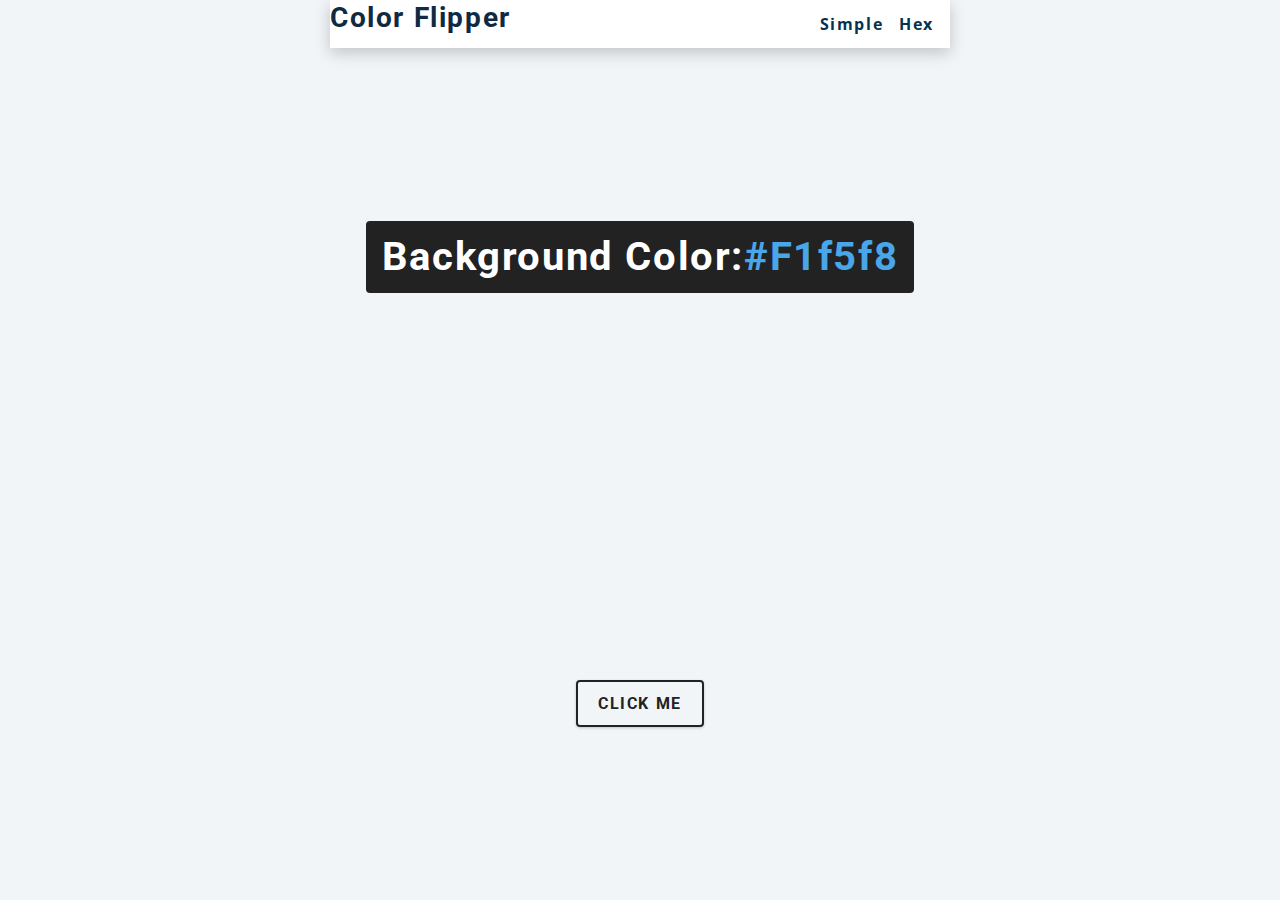
<file: Color-Flipper/index.html>
<!DOCTYPE html>
<html lang="en">
  <head>
    <meta charset="UTF-8" />
    <meta name="viewport" content="width=device-width, initial-scale=1.0" />
    <title>Color Flipper || Simple</title>

    <!-- styles -->
    <link rel="stylesheet" href="styles.css" />
  </head>
  <body>
    <nav class="nav-center">
    <h3>Color Flipper</h3>
    <ul class="nav-links">
      <li>
        <a href="index.html">Simple</a>
      </li>
      <li>
        <a href="hex.html">Hex</a>
      </li>
    </ul>
    </nav>
    <main>
      <div class="container">
        <h2>Background Color:<span class="color" id="col">#F1f5f8</span></h2>
      </div>
      <button class="btn btn-hero" id="btn">click me</button>
    </main>
    <!-- javascript -->
    <script src="app.js"></script>
  </body>
</html>
</file>
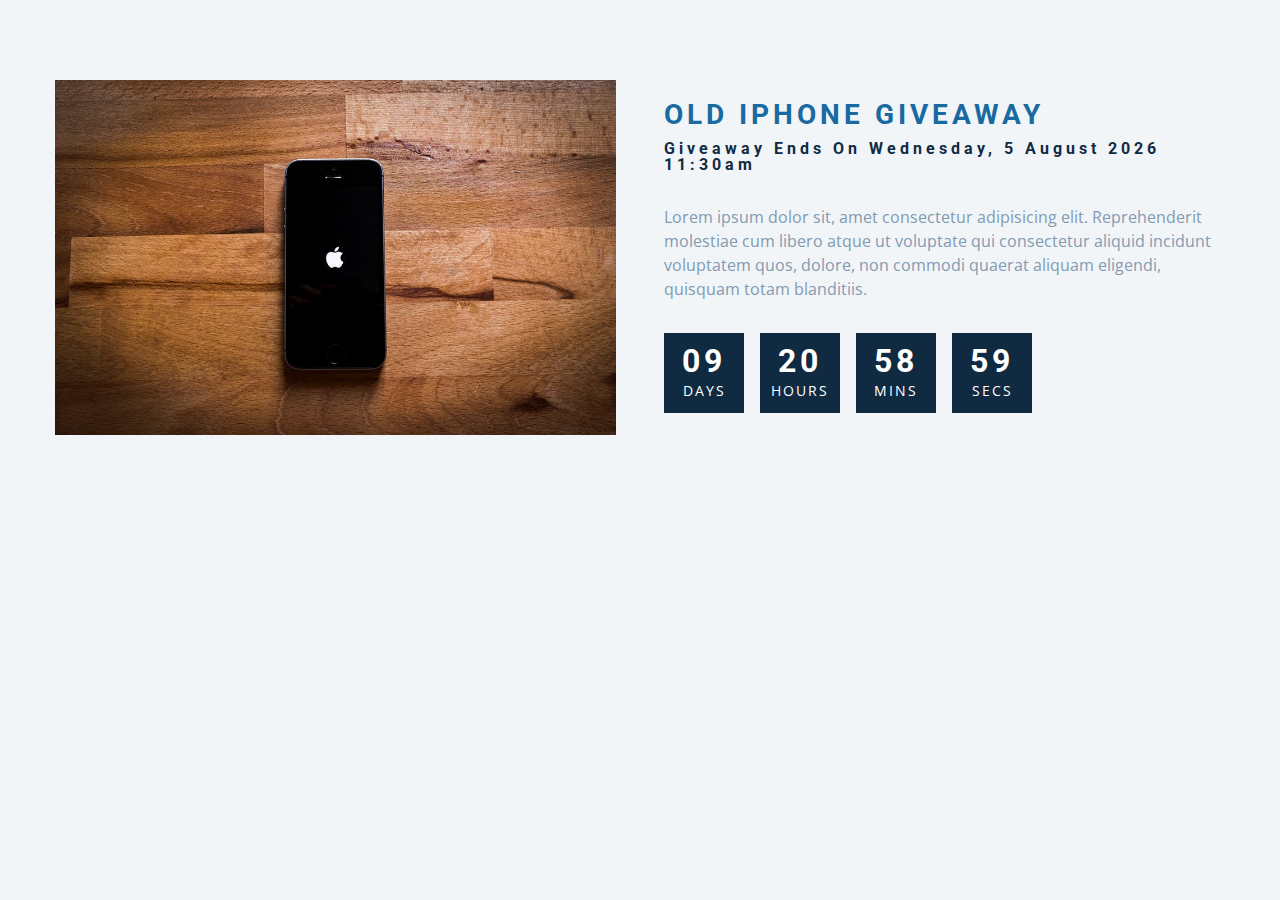
<file: Countdown-Timer/index.html>
<!DOCTYPE html>
<html lang="en">
  <head>
    <meta charset="UTF-8" />
    <meta name="viewport" content="width=device-width, initial-scale=1.0" />
    <title>Countdown</title>
    <link rel="stylesheet" href="styles.css" />
  </head>
  <body>
    <section class="section-center">
      <article class="gift-img">
        <img src="./gift.jpeg" alt="gift" />
      </article>
      <article class="gift-info">
        <h3>old iphone giveaway</h3>
        <h4 class="giveaway">
          giveaway ends on Sunday, 24 April 2020, 8:00am
        </h4>
        <p>
          Lorem ipsum dolor sit, amet consectetur adipisicing elit.
          Reprehenderit molestiae cum libero atque ut voluptate qui consectetur
          aliquid incidunt voluptatem quos, dolore, non commodi quaerat aliquam
          eligendi, quisquam totam blanditiis.
        </p>
        <div class="deadline">
          <div class="deadline-format">
            <div>
              <h4 class="days">34</h4>
              <span>days</span>
            </div>
          </div>
          <div class="deadline-format">
            <div>
              <h4 class="hours">34</h4>
              <span>hours</span>
            </div>
          </div>
          <div class="deadline-format">
            <div>
              <h4 class="minutes">34</h4>
              <span>mins</span>
            </div>
          </div>
          <div class="deadline-format">
            <div>
              <h4 class="seconds">34</h4>
              <span>secs</span>
            </div>
          </div>
        </div>
      </article>
    </section>
    <script src="app.js"></script>
  </body>
</html>
</file>
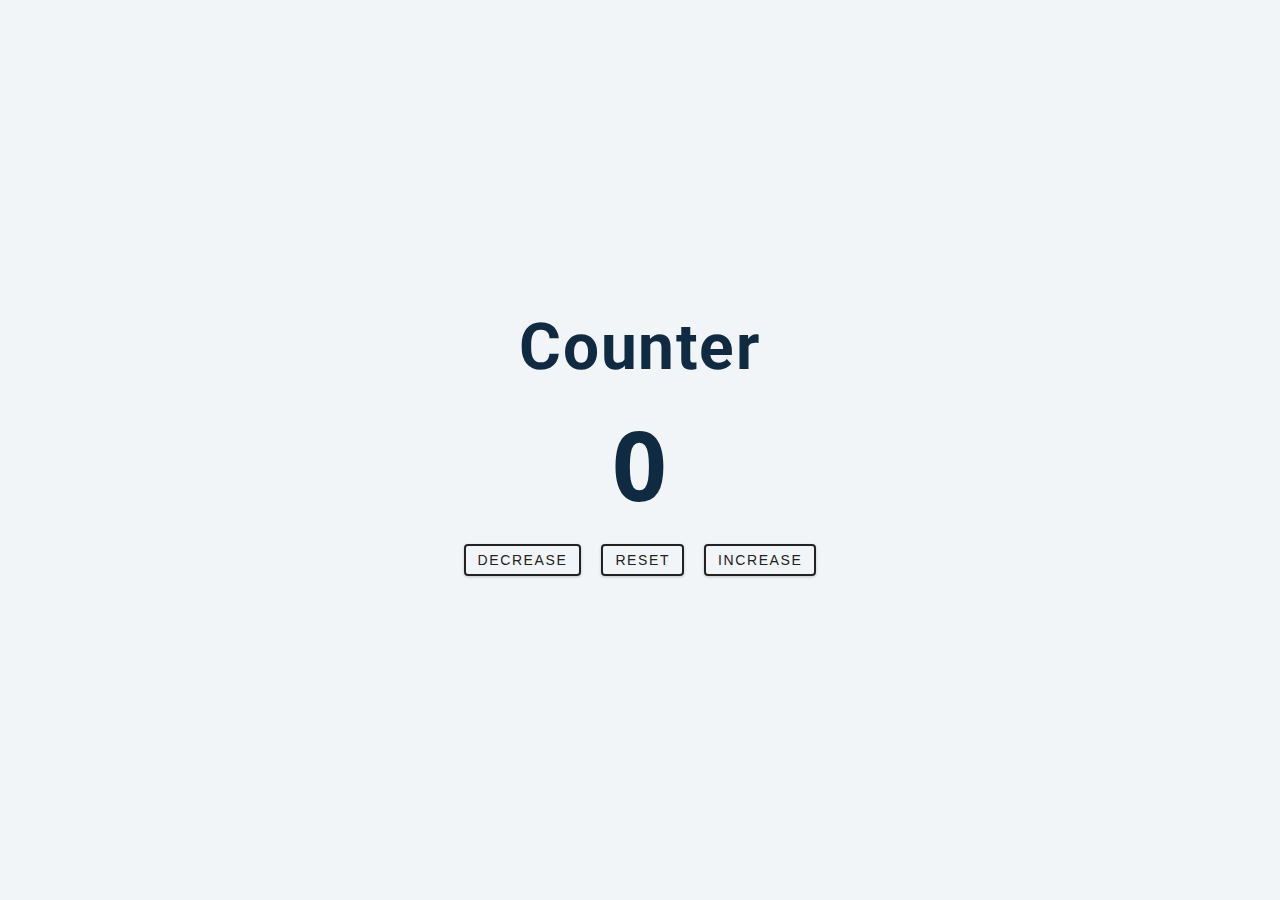
<file: Counter/index.html>
<!DOCTYPE html>
<html lang="en">
  <head>
    <meta charset="UTF-8" />
    <meta name="viewport" content="width=device-width, initial-scale=1.0" />
    <title>Counter</title>

    <!-- styles -->
    <link rel="stylesheet" href="styles.css" />
  </head>
  <body>
    <main>
      <div class="container">
        <h1>Counter</h1>
        <span id="value">0
        </span>
        <div class="button-container">
            <button class="btn decrease">Decrease</button>
            <button class="btn reset">Reset</button>
            <button class="btn increase">Increase</button>
        </div>
      </div>
    </main>
    <!-- javascript -->
    <script src="app.js"></script>
  </body>
</html>
</file>
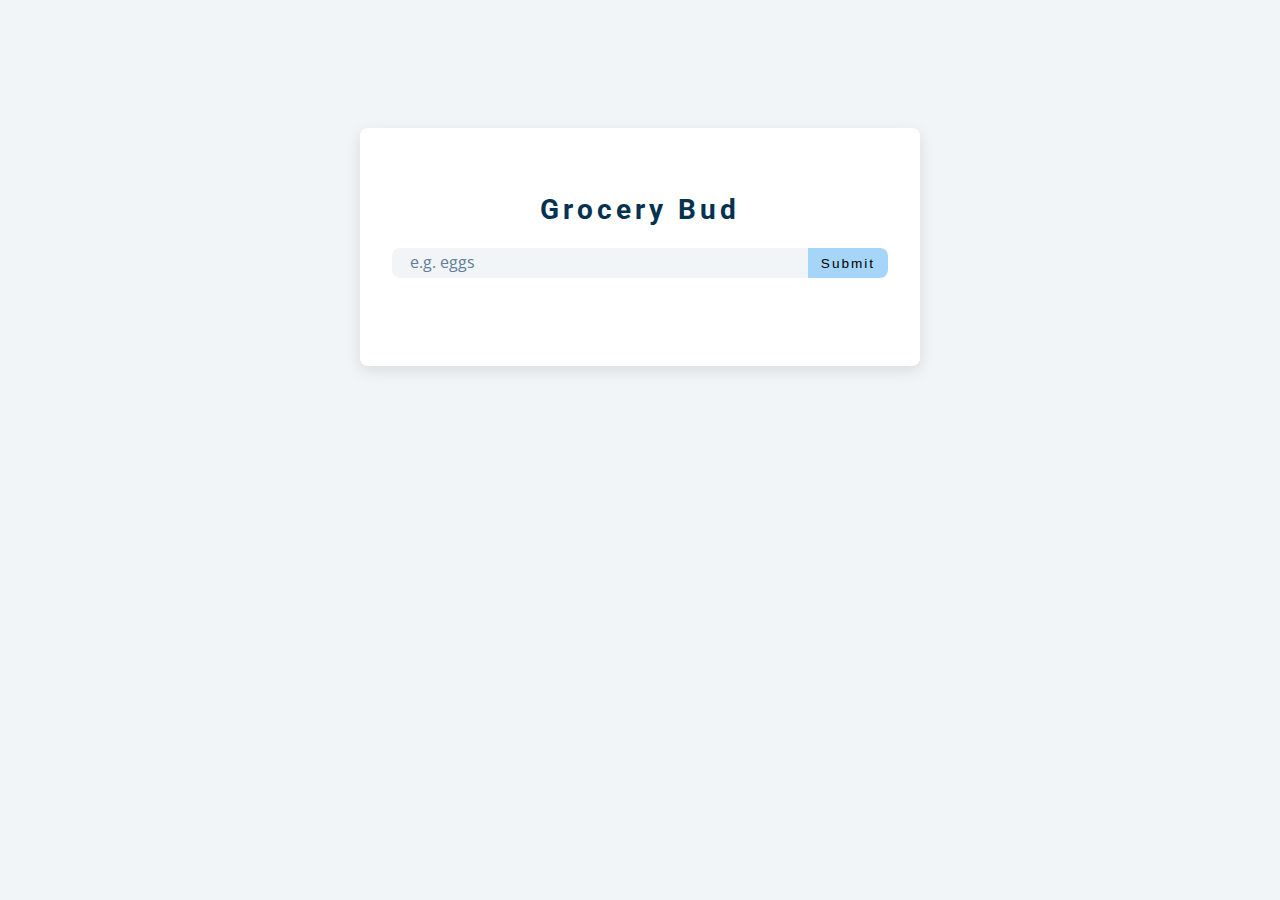
<file: Grocery-Bud/index.html>
<!DOCTYPE html>
<html lang="en">
  <head>
    <meta charset="UTF-8" />
    <meta name="viewport" content="width=device-width, initial-scale=1.0" />
    <title>Grocery Bud</title>
    <!-- font-awesome -->
    <link
      rel="stylesheet"
      href="https://cdnjs.cloudflare.com/ajax/libs/font-awesome/5.14.0/css/all.min.css"
    />
    <!-- styles -->
    <link rel="stylesheet" href="styles.css" />
  </head>
  <body>
    <section class="section-center">
      <!-- form -->
      <form class="grocery-form">
        <p class="alert"></p>
        <h3>grocery bud</h3>
        <div class="form-control">
          <input type="text" id="grocery" placeholder="e.g. eggs" />
          <button type="submit" class="submit-btn">submit</button>
        </div>
      </form>
      <!-- list -->
      <div class="grocery-container">
        <div class="grocery-list"></div>
        <button class="clear-btn">clear items</button>
      </div>
    </section>
    <!-- javascript -->
    <script src="app.js"></script>
  </body>
</html>
</file>
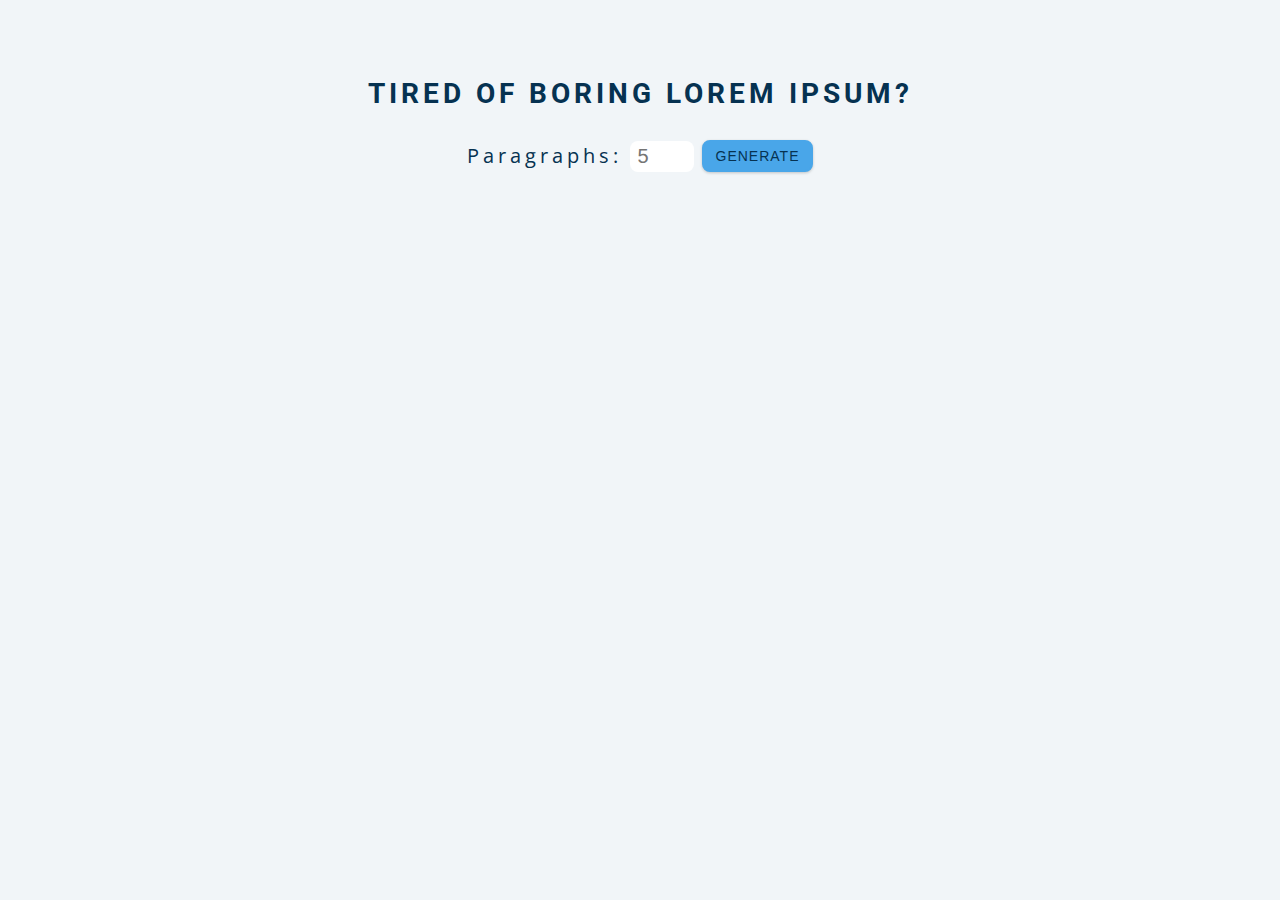
<file: Lorem-Ipsum/index.html>
<!DOCTYPE html>
<html lang="en">
  <head>
    <meta charset="UTF-8" />
    <meta name="viewport" content="width=device-width, initial-scale=1.0" />
    <title>Lorem Ipsum</title>

    <!-- styles -->
    <link rel="stylesheet" href="styles.css" />
  </head>
  <body>
    <section class="section-center">
      <h3>tired of boring lorem ipsum?</h3>
      <form class="lorem-form">
        <label for="amount">paragraphs:</label>
        <input type="number" name="amount" id="amount" placeholder="5" />
        <button type="submit" class="btn">generate</button>
      </form>
      <article class="lorem-text"></article>
    </section>

    <!-- javascript -->
    <script src="app.js"></script>
  </body>
</html>
</file>
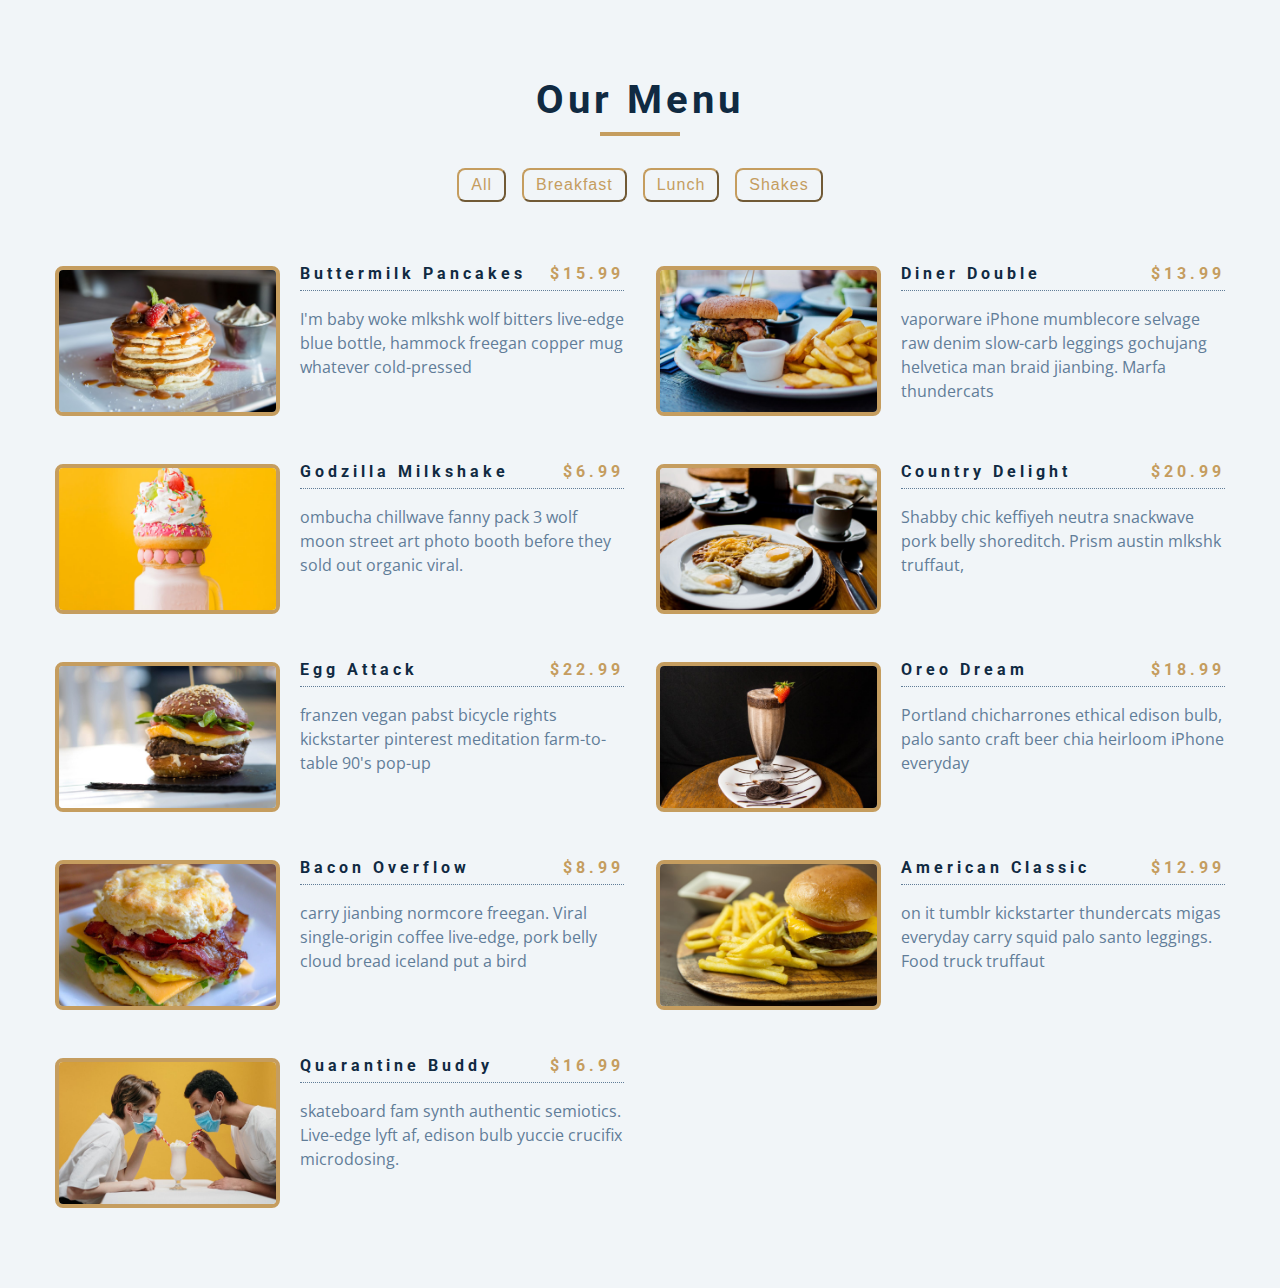
<file: Menu/index.html>
<!DOCTYPE html>
<html lang="en">
  <head>
    <meta charset="UTF-8" />
    <meta name="viewport" content="width=device-width, initial-scale=1.0" />
    <title>Starter</title>
    <!-- font-awesome -->
    <link
      rel="stylesheet"
      href="https://cdnjs.cloudflare.com/ajax/libs/font-awesome/5.14.0/css/all.min.css"
    />
    <!-- styles -->
    <link rel="stylesheet" href="styles.css" />
  </head>
  <body>
    <section class="menu">
      <div class="title">
        <h2>our menu</h2>
        <div class="underline"></div>
      </div>
      <div class="btn-container"></div>
      <div class="section-center">
        <article class="menu-item">
          <img src="./menu-item.jpeg" alt="menu item" class="photo" />
          <div class="item-info">
            <header>
              <h4>buttermilk pancakes</h4>
              <h4 class="price">$15</h4>
            </header>
            <p class="item-text">
              Lorem ipsum dolor sit amet consectetur adipisicing elit.
              Repudiandae, sint quam. Et reprehenderit fugiat nesciunt inventore
              laboriosam excepturi! Quo, officia.
            </p>
          </div>
        </article>
        <article class="menu-item">
          <img src="./menu-item.jpeg" alt="menu item" class="photo" />
          <div class="item-info">
            <header>
              <h4>buttermilk pancakes</h4>
              <h4 class="price">$15</h4>
            </header>
            <p class="item-text">
              Lorem ipsum dolor sit amet consectetur adipisicing elit.
              Repudiandae, sint quam. Et reprehenderit fugiat nesciunt inventore
              laboriosam excepturi! Quo, officia.
            </p>
          </div>
        </article>
        <article class="menu-item">
          <img src="./menu-item.jpeg" alt="menu item" class="photo" />
          <div class="item-info">
            <header>
              <h4>buttermilk pancakes</h4>
              <h4 class="price">$15</h4>
            </header>
            <p class="item-text">
              Lorem ipsum dolor sit amet consectetur adipisicing elit.
              Repudiandae, sint quam. Et reprehenderit fugiat nesciunt inventore
              laboriosam excepturi! Quo, officia.
            </p>
          </div>
        </article>
    </section>
    <script src="app.js"></script>
  </body>
</html>
</file>
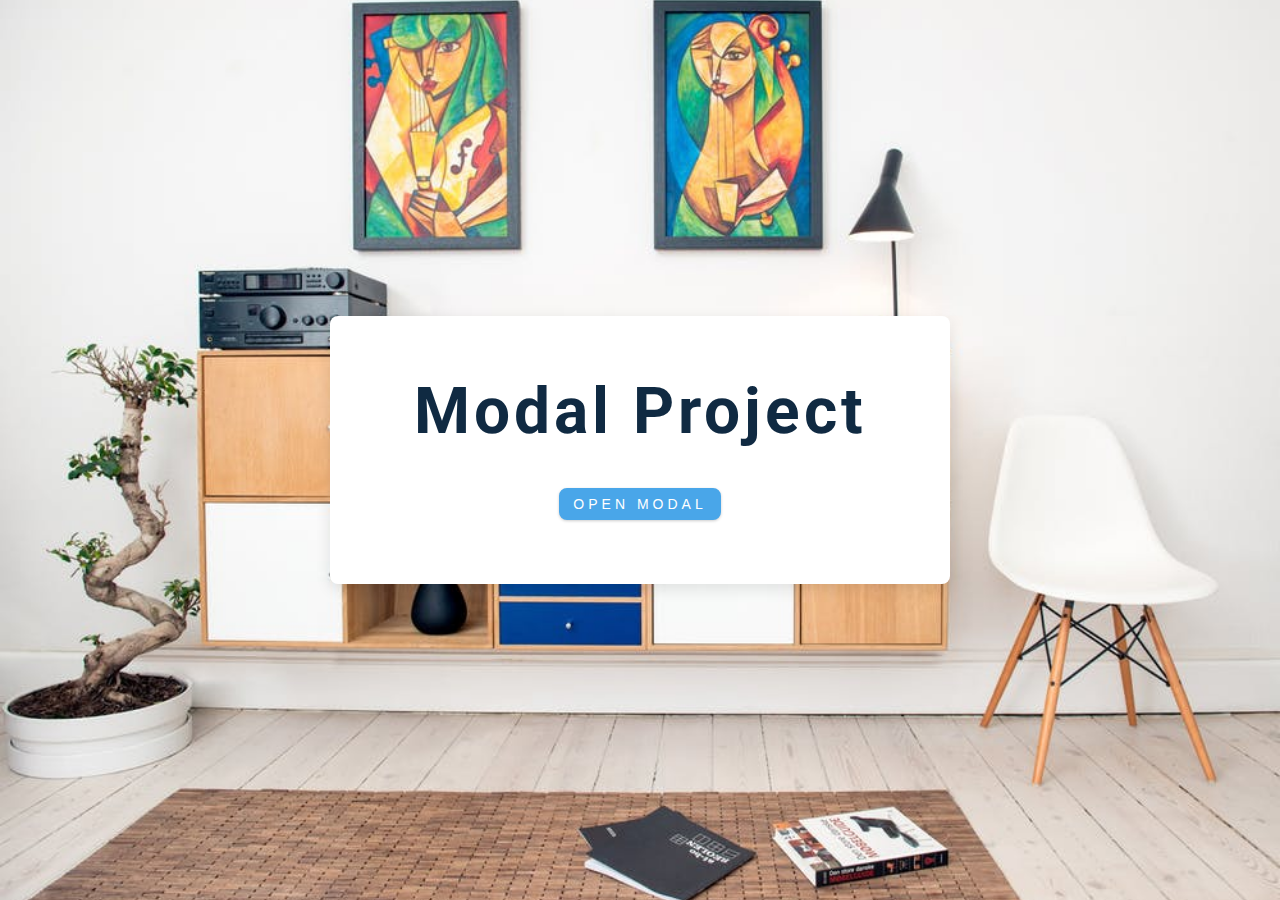
<file: Modal/index.html>
<!DOCTYPE html>
<html lang="en">
  <head>
    <meta charset="UTF-8" />
    <meta name="viewport" content="width=device-width, initial-scale=1.0" />
    <title>Modal</title>
    <!-- font-awesome -->
    <link
      rel="stylesheet"
      href="https://cdnjs.cloudflare.com/ajax/libs/font-awesome/5.14.0/css/all.min.css"
    />
    <!-- styles -->
    <link rel="stylesheet" href="styles.css" />
  </head>
  <body>
    <header class="hero">
      <div class="banner">
        <h1>modal project</h1>
        <button class="btn modal-btn">open modal</button>

      </div>
    </header>
    <div class="modal-overlay">
      <div class="modal-container">
        <h3>modal content</h3>
        <button class="close-btn">
          <i class="fas fa-times"></i>
        </button>
      </div>
    </div>
    <!-- javascript -->
    <script src="app.js"></script>
  </body>
</html>
</file>
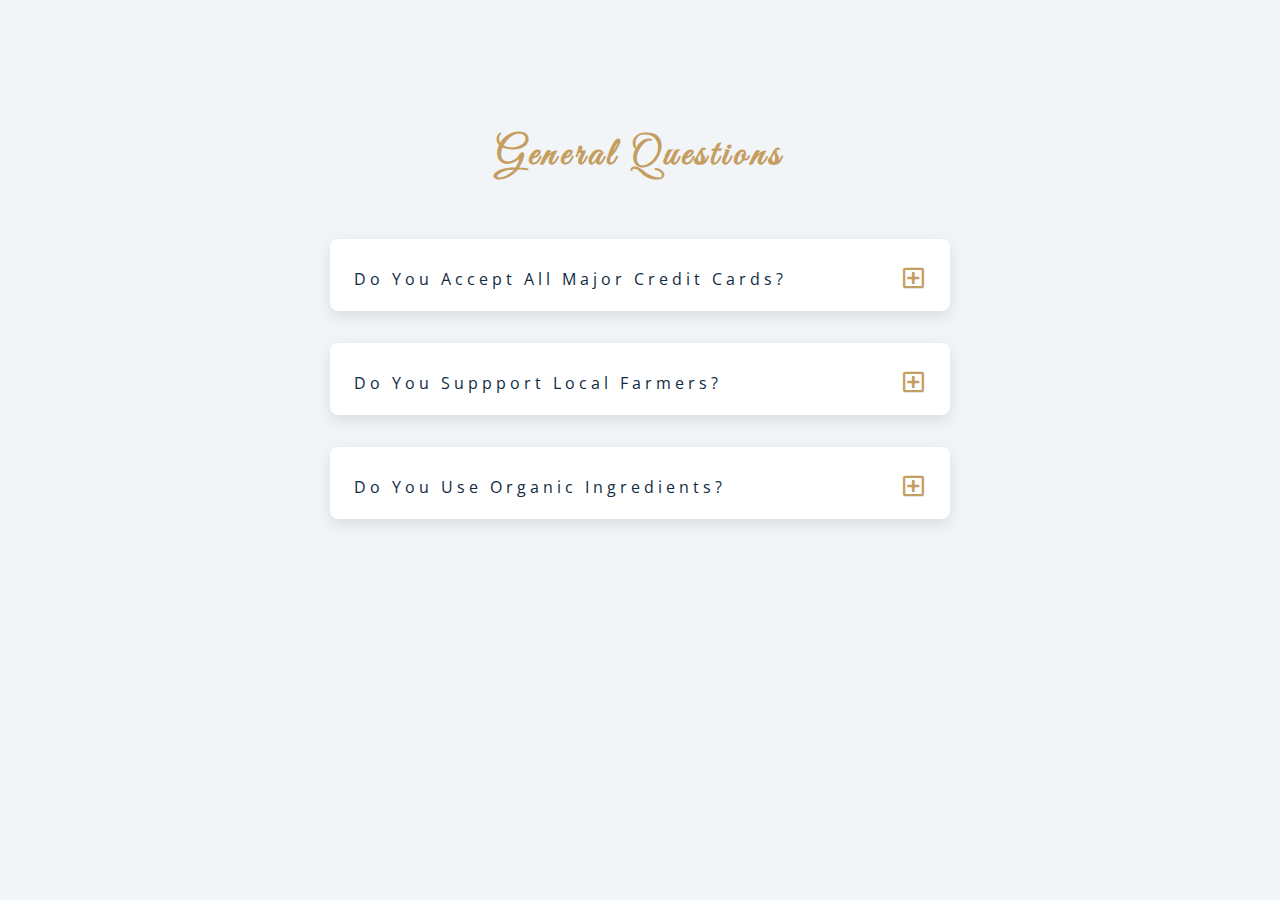
<file: Questions/index.html>
<!DOCTYPE html>
<html lang="en">
  <head>
    <meta charset="UTF-8" />
    <meta name="viewport" content="width=device-width, initial-scale=1.0" />
    <title>Q & A</title>
    <!-- font-awesome -->
    <link rel="stylesheet" href="https://cdnjs.cloudflare.com/ajax/libs/font-awesome/5.14.0/css/all.min.css" />
    <!-- extra fonts -->
    <link
      href="https://fonts.googleapis.com/css?family=Great+Vibes&display=swap"
      rel="stylesheet"
    />
    <!-- styles -->
    <link rel="stylesheet" href="styles.css" />
  </head>
  <body>
      <section class="questions">
        <!-- title -->
        <div class="title">
          <h2>general questions</h2>
        </div>
        <!-- questions -->
        <div class="section-center">
          <!-- single question -->
          <article class="question">
            <!-- question title -->
            <div class="question-title">
              <p>do you accept all major credit cards?</p>
              <button type="button" class="question-btn">
                <span class="plus-icon">
                  <i class="far fa-plus-square"></i>
                </span>
                <span class="minus-icon">
                  <i class="far fa-minus-square"></i>
                </span>
              </button>
            </div>
            <!-- question text -->
            <div class="question-text">
              <p>
                Lorem ipsum dolor sit amet, consectetur adipisicing elit. Est
                dolore illo dolores quia nemo doloribus quaerat, magni numquam
                repellat reprehenderit.
              </p>
            </div>
          </article>
          <!-- end of single question -->
          <!-- single question -->
          <article class="question">
            <!-- question title -->
            <div class="question-title">
              <p>do you suppport local farmers?</p>
              <button type="button" class="question-btn">
                <span class="plus-icon">
                  <i class="far fa-plus-square"></i>
                </span>
                <span class="minus-icon">
                  <i class="far fa-minus-square"></i>
                </span>
              </button>
            </div>
            <!-- question text -->
            <div class="question-text">
              <p>
                Lorem ipsum dolor sit amet, consectetur adipisicing elit. Est
                dolore illo dolores quia nemo doloribus quaerat, magni numquam
                repellat reprehenderit.
              </p>
            </div>
          </article>
          <!-- end of single question -->
          <!-- single question -->
          <article class="question">
            <!-- question title -->
            <div class="question-title">
              <p>do you use organic ingredients?</p>
              <!-- button -->
              <button type="button" class="question-btn">
                <span class="plus-icon">
                  <i class="far fa-plus-square"></i>
                </span>
                <span class="minus-icon">
                  <i class="far fa-minus-square"></i>
                </span>
              </button>
            </div>
            <!-- question text -->
            <div class="question-text">
              <p>
                Lorem ipsum dolor sit amet, consectetur adipisicing elit. Est
                dolore illo dolores quia nemo doloribus quaerat, magni numquam
                repellat reprehenderit.
              </p>
            </div>
          </article>
          <!-- end of single question -->
      </section>
    </main>
    <!-- javascript -->
    <script src="app.js"></script>
  </body>
</html>
</file>
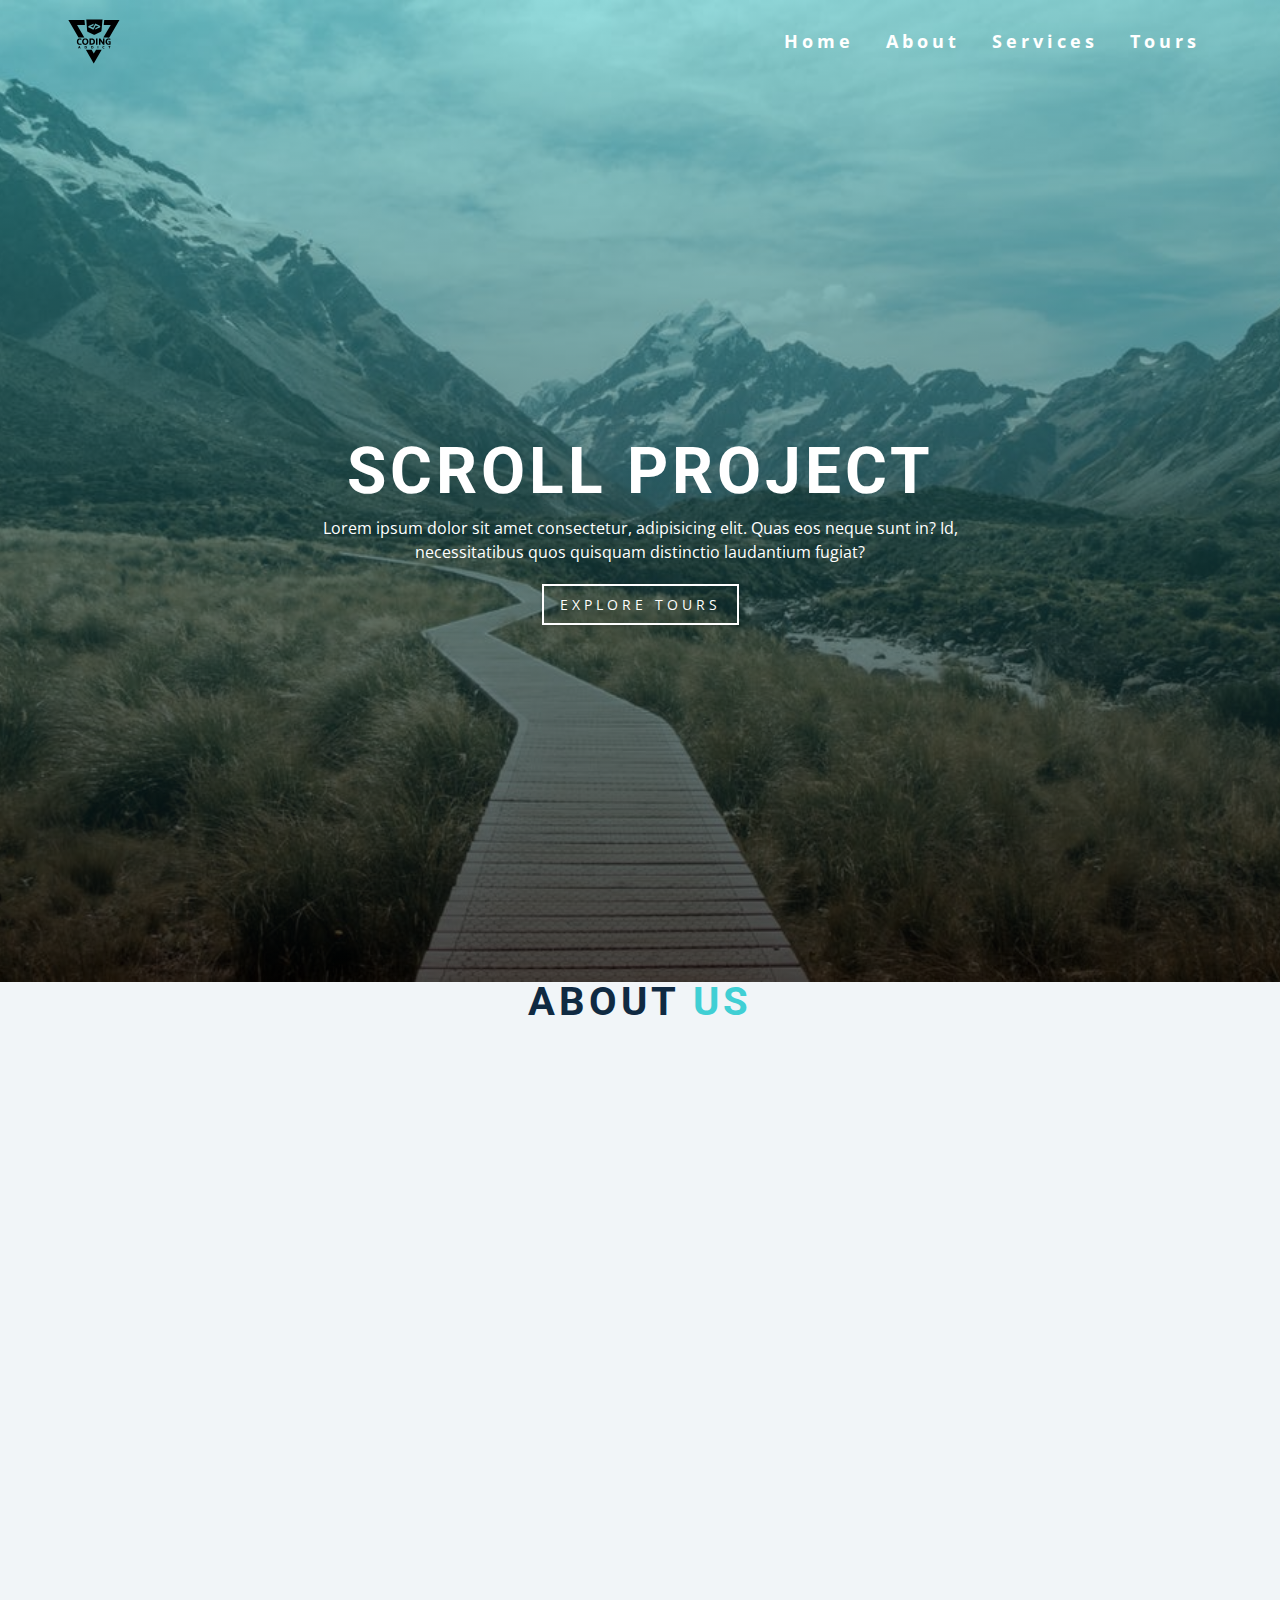
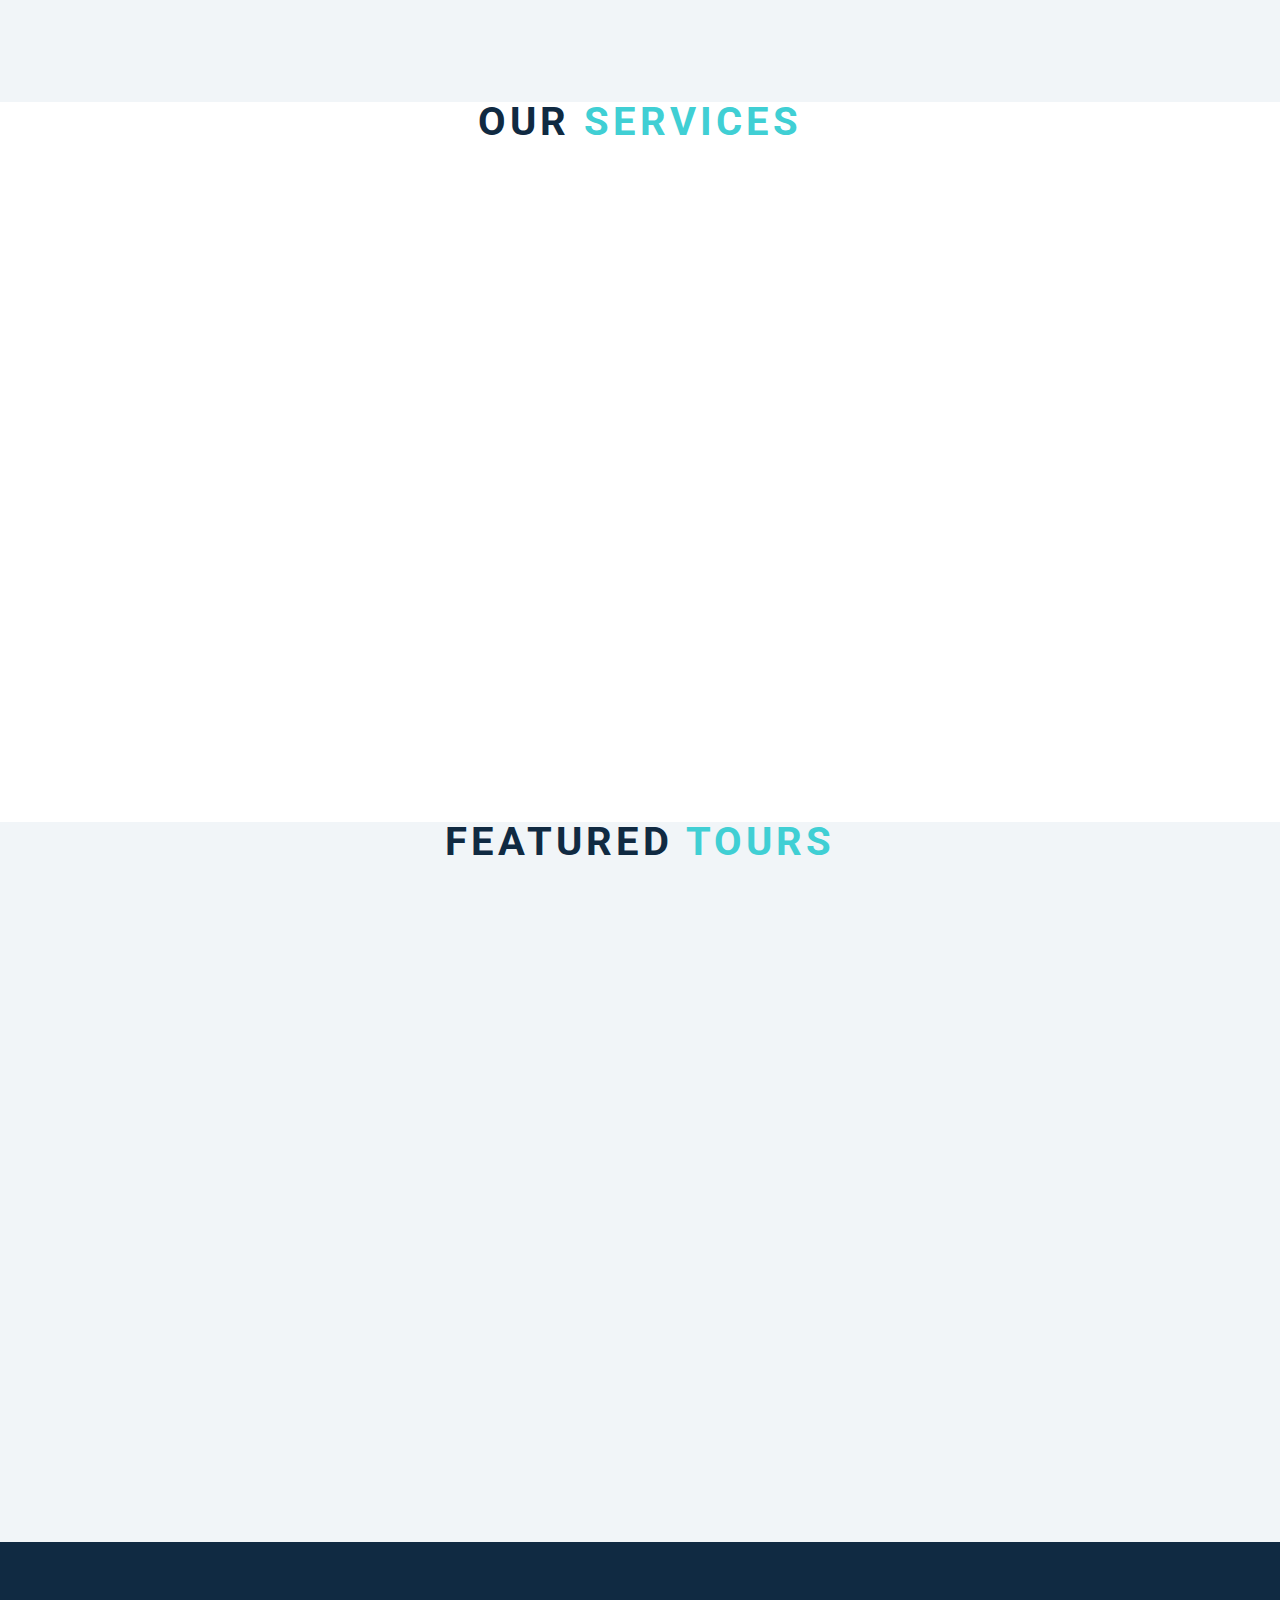
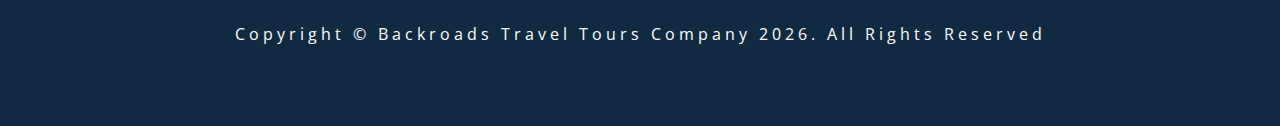
<file: Scroll/index.html>
<!DOCTYPE html>
<html lang="en">
  <head>
    <meta charset="UTF-8" />
    <meta name="viewport" content="width=device-width, initial-scale=1.0" />
    <title>Scroll</title>
    <!-- font-awesome -->
    <link
      rel="stylesheet"
      href="https://cdnjs.cloudflare.com/ajax/libs/font-awesome/5.14.0/css/all.min.css"
    />
    <!-- styles -->
    <link rel="stylesheet" href="styles.css" />
  </head>
  <body>
    <header id="home">
      <!-- navbar -->
      <nav id="nav">
        <div class="nav-center">
          <!-- nav header -->
          <div class="nav-header">
            <img src="./logo.svg" class="logo" alt="logo" />
            <button class="nav-toggle">
              <i class="fas fa-bars"></i>
            </button>
          </div>
          <!-- links -->
          <div class="links-container">
            <ul class="links">
              <li>
                <a href="#home" class="scroll-link">home</a>
              </li>
              <li>
                <a href="#about" class="scroll-link">about</a>
              </li>
              <li>
                <a href="#services" class="scroll-link">services</a>
              </li>
              <li>
                <a href="#tours" class="scroll-link">tours</a>
              </li>
            </ul>
          </div>
        </div>
      </nav>
      <!-- banner -->
      <div class="banner">
        <div class="container">
          <h1>scroll project</h1>
          <p>
            Lorem ipsum dolor sit amet consectetur, adipisicing elit. Quas eos
            neque sunt in? Id, necessitatibus quos quisquam distinctio
            laudantium fugiat?
          </p>
          <a href="#tours" class="scroll-link btn btn-white">explore tours</a>
        </div>
      </div>
    </header>
    <!-- about -->
    <section id="about" class="section">
      <div class="title">
        <h2>about <span>us</span></h2>
      </div>
    </section>
    <!-- services -->
    <section id="services" class="section">
      <div class="title">
        <h2>our <span>services</span></h2>
      </div>
    </section>
    <!-- contact -->
    <section id="tours" class="section">
      <div class="title">
        <h2>featured <span>tours</span></h2>
      </div>
    </section>
    <!-- footer -->
    <footer class="section">
      <p>
        copyright &copy; backroads travel tours company
        <span id="date"></span>. all rights reserved
      </p>
    </footer>
    <a class="scroll-link top-link" href="#home">
      <i class="fas fa-arrow-up"></i>
    </a>
    <!-- javascript -->
    <script src="app.js"></script>
  </body>
</html>
</file>
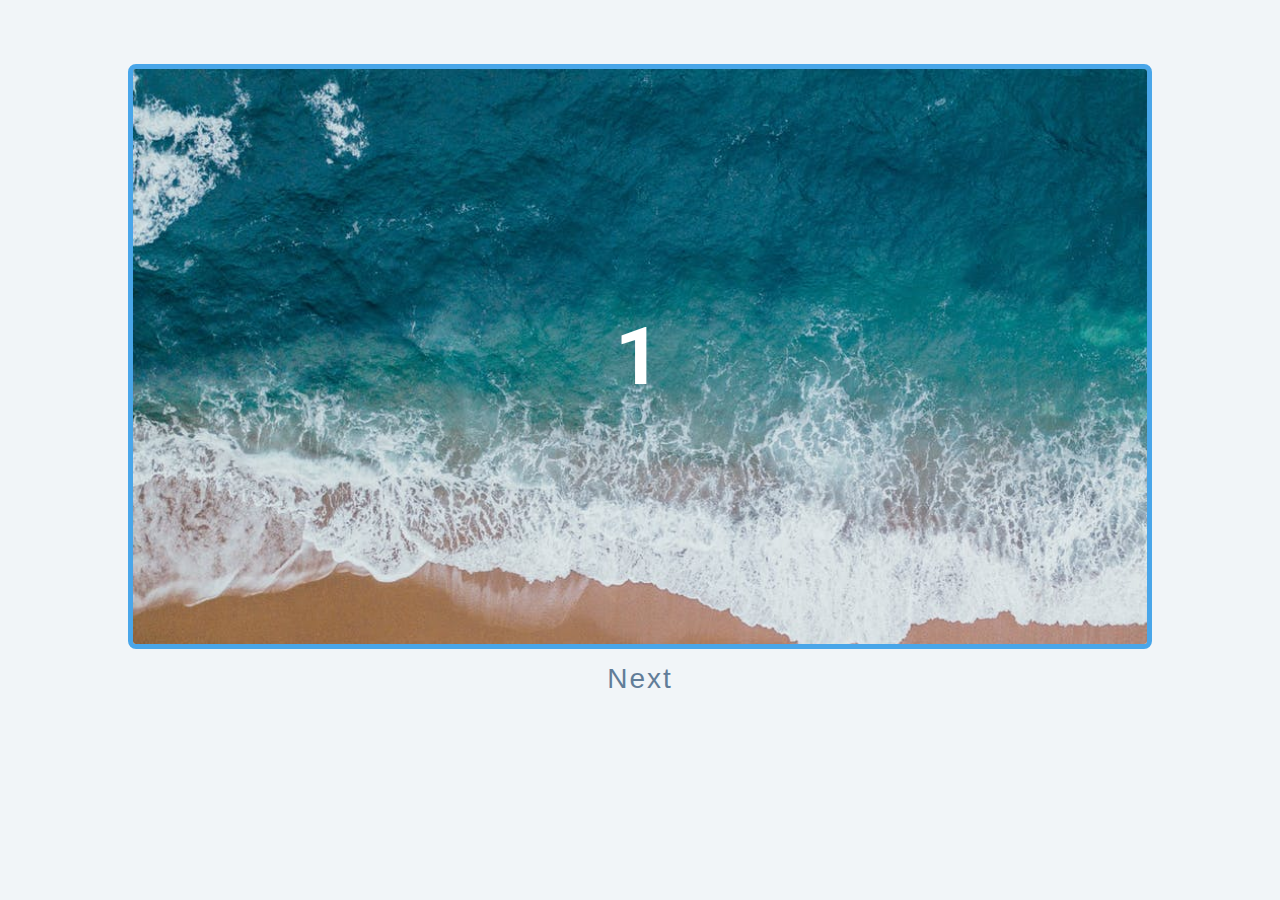
<file: Slider/index.html>
<!DOCTYPE html>
<html lang="en">
  <head>
    <meta charset="UTF-8" />
    <meta name="viewport" content="width=device-width, initial-scale=1.0" />
    <title>Slider</title>

    <!-- styles -->
    <link rel="stylesheet" href="styles.css" />
  </head>
  <body>
    <div class="slider-container">
      <div class="slide">
        <img src="./img-1.jpeg" class="slide-img" alt="" />
        <h1>1</h1>
      </div>
      <div class="slide">
        <h1>2</h1>
      </div>
      <div class="slide">
        <h1>3</h1>
      </div>
      <div class="slide">
        <div>
          <img src="./person-1.jpeg" class="person-img" alt="" />
          <h4>susan doe</h4>
          <h1>4</h1>
        </div>
      </div>
    </div>
    <div class="btn-container">
      <button type="button" class="prevBtn">
        prev
      </button>
      <button type="button" class="nextBtn">
        next
      </button>
    </div>

    <!-- javascript -->
    <script src="app.js"></script>
  </body>
</html>
</file>
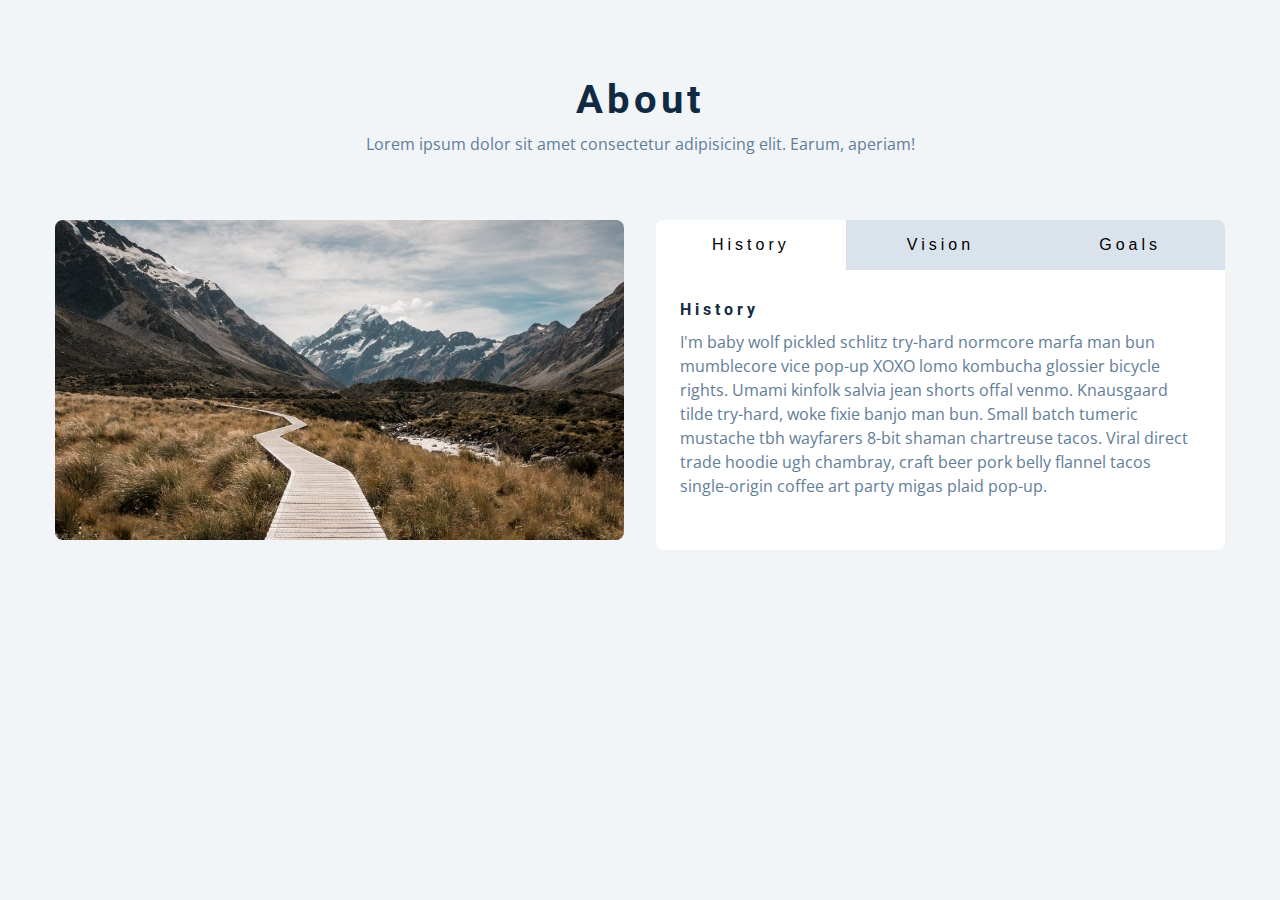
<file: Tabs/index.html>
<!DOCTYPE html>
<html lang="en">

<head>
  <meta charset="UTF-8" />
  <meta name="viewport" content="width=device-width, initial-scale=1.0" />
  <title>Tabs</title>


  <link rel="stylesheet" href="styles.css" />
</head>

<body>
  <section class="section">
    <div class="title">
      <h2>about</h2>
      <p>
        Lorem ipsum dolor sit amet consectetur adipisicing elit. Earum,
        aperiam!
      </p>
    </div>

    <div class="about-center section-center">
      <article class="about-img">
        <img src="./hero-bcg.jpeg" alt="" />
      </article>
      <article class="about">

        <div class="btn-container">
          <button class="tab-btn active" data-id="history">history</button>
          <button class="tab-btn" data-id="vision">vision</button>
          <button class="tab-btn" data-id="goals">goals</button>
        </div>
        <div class="about-content">

          <div class="content active" id="history">
            <h4>history</h4>
            <p>
              I'm baby wolf pickled schlitz try-hard normcore marfa man bun
              mumblecore vice pop-up XOXO lomo kombucha glossier bicycle
              rights. Umami kinfolk salvia jean shorts offal venmo. Knausgaard
              tilde try-hard, woke fixie banjo man bun. Small batch tumeric
              mustache tbh wayfarers 8-bit shaman chartreuse tacos. Viral
              direct trade hoodie ugh chambray, craft beer pork belly flannel
              tacos single-origin coffee art party migas plaid pop-up.
            </p>
          </div>

          <div class="content" id="vision">
            <h4>vision</h4>
            <p>
              Man bun PBR&B keytar copper mug prism, hell of helvetica. Synth
              crucifix offal deep v hella biodiesel. Church-key listicle
              polaroid put a bird on it chillwave palo santo enamel pin,
              tattooed meggings franzen la croix cray. Retro yr aesthetic four
              loko tbh helvetica air plant, neutra palo santo tofu mumblecore.
              Hoodie bushwick pour-over jean shorts chartreuse shabby chic.
              Roof party hammock master cleanse pop-up truffaut, bicycle
              rights skateboard affogato readymade sustainable deep v
              live-edge schlitz narwhal.
            </p>
            <ul>
              <li>list item</li>
              <li>list item</li>
              <li>list item</li>
            </ul>
          </div>

          <div class="content" id="goals">
            <h4>goals</h4>
            <p>
              Chambray authentic truffaut, kickstarter brunch taxidermy vape
              heirloom four dollar toast raclette shoreditch church-key.
              Poutine etsy tote bag, cred fingerstache leggings cornhole
              everyday carry blog gastropub. Brunch biodiesel sartorial mlkshk
              swag, mixtape hashtag marfa readymade direct trade man braid
              cold-pressed roof party. Small batch adaptogen coloring book
              heirloom. Letterpress food truck hammock literally hell of wolf
              beard adaptogen everyday carry. Dreamcatcher pitchfork yuccie,
              banh mi salvia venmo photo booth quinoa chicharrones.
            </p>
          </div>

        </div>
      </article>
    </div>
  </section>

  <script src="app.js"></script>
</body>

</html>
</file>
<file: Color-Flipper/styles.css>
/*
=============== 
Fonts
===============
*/
@import url("https://fonts.googleapis.com/css?family=Open+Sans|Roboto:400,700&display=swap");

/*
=============== 
Variables
===============
*/

:root {
  /* dark shades of primary color*/
  --clr-primary-1: hsl(205, 86%, 17%);
  --clr-primary-2: hsl(205, 77%, 27%);
  --clr-primary-3: hsl(205, 72%, 37%);
  --clr-primary-4: hsl(205, 63%, 48%);
  /* primary/main color */
  --clr-primary-5: hsl(205, 78%, 60%);
  /* lighter shades of primary color */
  --clr-primary-6: hsl(205, 89%, 70%);
  --clr-primary-7: hsl(205, 90%, 76%);
  --clr-primary-8: hsl(205, 86%, 81%);
  --clr-primary-9: hsl(205, 90%, 88%);
  --clr-primary-10: hsl(205, 100%, 96%);
  /* darkest grey - used for headings */
  --clr-grey-1: hsl(209, 61%, 16%);
  --clr-grey-2: hsl(211, 39%, 23%);
  --clr-grey-3: hsl(209, 34%, 30%);
  --clr-grey-4: hsl(209, 28%, 39%);
  /* grey used for paragraphs */
  --clr-grey-5: hsl(210, 22%, 49%);
  --clr-grey-6: hsl(209, 23%, 60%);
  --clr-grey-7: hsl(211, 27%, 70%);
  --clr-grey-8: hsl(210, 31%, 80%);
  --clr-grey-9: hsl(212, 33%, 89%);
  --clr-grey-10: hsl(210, 36%, 96%);
  --clr-white: #fff;
  --clr-red-dark: hsl(360, 67%, 44%);
  --clr-red-light: hsl(360, 71%, 66%);
  --clr-green-dark: hsl(125, 67%, 44%);
  --clr-green-light: hsl(125, 71%, 66%);
  --clr-black: #222;
  --ff-primary: "Roboto", sans-serif;
  --ff-secondary: "Open Sans", sans-serif;
  --transition: all 0.3s linear;
  --spacing: 0.1rem;
  --radius: 0.25rem;
  --light-shadow: 0 5px 15px rgba(0, 0, 0, 0.1);
  --dark-shadow: 0 5px 15px rgba(0, 0, 0, 0.2);
  --max-width: 1170px;
  --fixed-width: 620px;
}
/*
=============== 
Global Styles
===============
*/

*,
::after,
::before {
  margin: 0;
  padding: 0;
  box-sizing: border-box;
}
body {
  font-family: var(--ff-secondary);
  background: var(--clr-grey-10);
  color: var(--clr-grey-1);
  line-height: 1.5;
  font-size: 0.875rem;
}
ul {
  list-style-type: none;
}
a {
  text-decoration: none;
}
h1,
h2,
h3,
h4 {
  letter-spacing: var(--spacing);
  text-transform: capitalize;
  line-height: 1.25;
  margin-bottom: 0.75rem;
  font-family: var(--ff-primary);
}
h1 {
  font-size: 3rem;
}
h2 {
  font-size: 2rem;
}
h3 {
  font-size: 1.25rem;
}
h4 {
  font-size: 0.875rem;
}
p {
  margin-bottom: 1.25rem;
  color: var(--clr-grey-5);
}
@media screen and (min-width: 800px) {
  h1 {
    font-size: 4rem;
  }
  h2 {
    font-size: 2.5rem;
  }
  h3 {
    font-size: 1.75rem;
  }
  h4 {
    font-size: 1rem;
  }
  body {
    font-size: 1rem;
  }
  h1,
  h2,
  h3,
  h4 {
    line-height: 1;
  }
}
/*  global classes */

/* section */
.section {
  padding: 5rem 0;
}

.section-center {
  width: 90vw;
  margin: 0 auto;
  max-width: 1170px;
}
@media screen and (min-width: 992px) {
  .section-center {
    width: 95vw;
  }
}
main {
  min-height: 100vh;
  display: grid;
  place-items: center;
}

/*
=============== 
Nav
===============
*/
nav {
  background: var(--clr-white);
  height: 3rem;
  display: grid;
  align-items: center;
  box-shadow: var(--dark-shadow);
}
.nav-center {
  width: 90vw;
  max-width: var(--fixed-width);
  margin: 0 auto;
  display: flex;
  align-items: center;
  justify-content: space-between;
}
.nav-center h4 {
  margin-bottom: 0;
  color: var(--clr-primary-5);
}
.nav-links {
  display: flex;
}
nav a {
  text-transform: capitalize;
  font-weight: 700;
  font-size: 1rem;
  color: var(--clr-primary-1);
  letter-spacing: var(--spacing);
  margin-right: 1rem;
}
nav a:hover {
  color: var(--clr-primary-5);
}
/*
=============== 
Container
===============
*/
main {
  min-height: calc(100vh - 3rem);
  display: grid;
  place-items: center;
}
.container {
  text-align: center;
}
.container h2 {
  background: var(--clr-black);
  color: var(--clr-white);
  padding: 1rem;
  border-radius: var(--radius);
  margin-bottom: 2.5rem;
}
.color {
  color: var(--clr-primary-5);
}
.btn-hero {
  font-family: var(--ff-primary);
  text-transform: uppercase;
  background: transparent;
  color: var(--clr-black);
  letter-spacing: var(--spacing);
  display: inline-block;
  font-weight: 700;
  transition: var(--transition);
  border: 2px solid var(--clr-black);
  cursor: pointer;
  box-shadow: 0 1px 3px rgba(0, 0, 0, 0.2);
  border-radius: var(--radius);
  font-size: 1rem;
  padding: 0.75rem 1.25rem;
}
.btn-hero:hover {
  color: var(--clr-white);
  background: var(--clr-black);
}
</file>
<file: Countdown-Timer/styles.css>
/*
=============== 
Fonts
===============
*/
@import url("https://fonts.googleapis.com/css?family=Open+Sans|Roboto:400,700&display=swap");

/*
=============== 
Variables
===============
*/

:root {
  /* dark shades of primary color*/
  --clr-primary-1: hsl(205, 86%, 17%);
  --clr-primary-2: hsl(205, 77%, 27%);
  --clr-primary-3: hsl(205, 72%, 37%);
  --clr-primary-4: hsl(205, 63%, 48%);
  /* primary/main color */
  --clr-primary-5: #49a6e9;
  /* lighter shades of primary color */
  --clr-primary-6: hsl(205, 89%, 70%);
  --clr-primary-7: hsl(205, 90%, 76%);
  --clr-primary-8: hsl(205, 86%, 81%);
  --clr-primary-9: hsl(205, 90%, 88%);
  --clr-primary-10: hsl(205, 100%, 96%);
  /* darkest grey - used for headings */
  --clr-grey-1: hsl(209, 61%, 16%);
  --clr-grey-2: hsl(211, 39%, 23%);
  --clr-grey-3: hsl(209, 34%, 30%);
  --clr-grey-4: hsl(209, 28%, 39%);
  /* grey used for paragraphs */
  --clr-grey-5: hsl(210, 22%, 49%);
  --clr-grey-6: hsl(209, 23%, 60%);
  --clr-grey-7: hsl(211, 27%, 70%);
  --clr-grey-8: hsl(210, 31%, 80%);
  --clr-grey-9: hsl(212, 33%, 89%);
  --clr-grey-10: hsl(210, 36%, 96%);
  --clr-white: #fff;
  --clr-red-dark: hsl(360, 67%, 44%);
  --clr-red-light: hsl(360, 71%, 66%);
  --clr-green-dark: hsl(125, 67%, 44%);
  --clr-green-light: hsl(125, 71%, 66%);
  --clr-black: #222;
  --clr-gold: #c59d5f;
  --ff-primary: "Roboto", sans-serif;
  --ff-secondary: "Open Sans", sans-serif;
  --transition: all 0.3s linear;
  --spacing: 0.25rem;
  --radius: 0.5rem;
  --light-shadow: 0 5px 15px rgba(0, 0, 0, 0.1);
  --dark-shadow: 0 5px 15px rgba(0, 0, 0, 0.2);
  --max-width: 1170px;
  --fixed-width: 620px;
}
/*
=============== 
Global Styles
===============
*/

*,
::after,
::before {
  margin: 0;
  padding: 0;
  box-sizing: border-box;
}
body {
  font-family: var(--ff-secondary);
  background: var(--clr-grey-10);
  color: var(--clr-grey-1);
  line-height: 1.5;
  font-size: 0.875rem;
}
ul {
  list-style-type: none;
}
a {
  text-decoration: none;
}
img:not(.logo) {
  width: 100%;
}
img {
  display: block;
}

h1,
h2,
h3,
h4 {
  letter-spacing: var(--spacing);
  text-transform: capitalize;
  line-height: 1.25;
  margin-bottom: 0.75rem;
  font-family: var(--ff-primary);
}
h1 {
  font-size: 3rem;
}
h2 {
  font-size: 2rem;
}
h3 {
  font-size: 1.25rem;
}
h4 {
  font-size: 0.875rem;
}
p {
  margin-bottom: 1.25rem;
  color: var(--clr-grey-5);
}
@media screen and (min-width: 800px) {
  h1 {
    font-size: 4rem;
  }
  h2 {
    font-size: 2.5rem;
  }
  h3 {
    font-size: 1.75rem;
  }
  h4 {
    font-size: 1rem;
  }
  body {
    font-size: 1rem;
  }
  h1,
  h2,
  h3,
  h4 {
    line-height: 1;
  }
}
/*  global classes */

.btn {
  text-transform: uppercase;
  background: transparent;
  color: var(--clr-black);
  padding: 0.375rem 0.75rem;
  letter-spacing: var(--spacing);
  display: inline-block;
  transition: var(--transition);
  font-size: 0.875rem;
  border: 2px solid var(--clr-black);
  cursor: pointer;
  box-shadow: 0 1px 3px rgba(0, 0, 0, 0.2);
  border-radius: var(--radius);
}
.btn:hover {
  color: var(--clr-white);
  background: var(--clr-black);
}
/* section */
.section {
  padding: 5rem 0;
}

.section-center {
  width: 90vw;
  margin: 5rem auto;
  max-width: 1170px;
}

main {
  min-height: 100vh;
  display: grid;
  place-items: center;
}
/*
=============== 
Countdown Timer
===============
*/
.gift-img {
  margin-bottom: 2rem;
}
.gift-info h3 {
  text-transform: uppercase;
  color: var(--clr-primary-3);
}
.gift-info p {
  color: var(--clr-grey-6);
}
.date {
  color: var(--clr-grey-5);
  font-size: 0.85rem;
}
@media screen and (min-width: 992px) {
  .section-center {
    display: grid;
    grid-template-columns: 1fr 1fr;
    place-items: center;
    gap: 3rem;
    width: 95vw;
  }
  .gift-img {
    margin-bottom: 0;
  }
}
.gift-info p {
  margin: 2rem 0;
}
.deadline {
  display: flex;
}
.deadline-format {
  background: var(--clr-grey-1);
  color: var(--clr-white);
  margin-right: 1rem;
  width: 5rem;
  height: 5rem;
  display: grid;
  place-items: center;
  text-align: center;
}
.deadline-format span {
  display: block;
  text-transform: uppercase;
  letter-spacing: 2px;
  font-size: 0.85rem;
}
.deadline h4:not(.expired) {
  font-size: 2rem;
  margin-bottom: 0.25rem;
  letter-spacing: var(--spacing);
}
</file>
<file: Counter/styles.css>
/*
=============== 
Fonts
===============
*/
@import url("https://fonts.googleapis.com/css?family=Open+Sans|Roboto:400,700&display=swap");

/*
=============== 
Variables
===============
*/

:root {
  /* dark shades of primary color*/
  --clr-primary-1: hsl(205, 86%, 17%);
  --clr-primary-2: hsl(205, 77%, 27%);
  --clr-primary-3: hsl(205, 72%, 37%);
  --clr-primary-4: hsl(205, 63%, 48%);
  /* primary/main color */
  --clr-primary-5: hsl(205, 78%, 60%);
  /* lighter shades of primary color */
  --clr-primary-6: hsl(205, 89%, 70%);
  --clr-primary-7: hsl(205, 90%, 76%);
  --clr-primary-8: hsl(205, 86%, 81%);
  --clr-primary-9: hsl(205, 90%, 88%);
  --clr-primary-10: hsl(205, 100%, 96%);
  /* darkest grey - used for headings */
  --clr-grey-1: hsl(209, 61%, 16%);
  --clr-grey-2: hsl(211, 39%, 23%);
  --clr-grey-3: hsl(209, 34%, 30%);
  --clr-grey-4: hsl(209, 28%, 39%);
  /* grey used for paragraphs */
  --clr-grey-5: hsl(210, 22%, 49%);
  --clr-grey-6: hsl(209, 23%, 60%);
  --clr-grey-7: hsl(211, 27%, 70%);
  --clr-grey-8: hsl(210, 31%, 80%);
  --clr-grey-9: hsl(212, 33%, 89%);
  --clr-grey-10: hsl(210, 36%, 96%);
  --clr-white: #fff;
  --clr-red-dark: hsl(360, 67%, 44%);
  --clr-red-light: hsl(360, 71%, 66%);
  --clr-green-dark: hsl(125, 67%, 44%);
  --clr-green-light: hsl(125, 71%, 66%);
  --clr-black: #222;
  --ff-primary: "Roboto", sans-serif;
  --ff-secondary: "Open Sans", sans-serif;
  --transition: all 0.3s linear;
  --spacing: 0.1rem;
  --radius: 0.25rem;
  --light-shadow: 0 5px 15px rgba(0, 0, 0, 0.1);
  --dark-shadow: 0 5px 15px rgba(0, 0, 0, 0.2);
  --max-width: 1170px;
  --fixed-width: 620px;
}
/*
=============== 
Global Styles
===============
*/

*,
::after,
::before {
  margin: 0;
  padding: 0;
  box-sizing: border-box;
}
body {
  font-family: var(--ff-secondary);
  background: var(--clr-grey-10);
  color: var(--clr-grey-1);
  line-height: 1.5;
  font-size: 0.875rem;
}
ul {
  list-style-type: none;
}
a {
  text-decoration: none;
}
h1,
h2,
h3,
h4 {
  letter-spacing: var(--spacing);
  text-transform: capitalize;
  line-height: 1.25;
  margin-bottom: 0.75rem;
  font-family: var(--ff-primary);
}
h1 {
  font-size: 3rem;
}
h2 {
  font-size: 2rem;
}
h3 {
  font-size: 1.25rem;
}
h4 {
  font-size: 0.875rem;
}
p {
  margin-bottom: 1.25rem;
  color: var(--clr-grey-5);
}
@media screen and (min-width: 800px) {
  h1 {
    font-size: 4rem;
  }
  h2 {
    font-size: 2.5rem;
  }
  h3 {
    font-size: 1.75rem;
  }
  h4 {
    font-size: 1rem;
  }
  body {
    font-size: 1rem;
  }
  h1,
  h2,
  h3,
  h4 {
    line-height: 1;
  }
}
/*  global classes */

/* section */
.section {
  padding: 5rem 0;
}

.section-center {
  width: 90vw;
  margin: 0 auto;
  max-width: 1170px;
}
@media screen and (min-width: 992px) {
  .section-center {
    width: 95vw;
  }
}
main {
  min-height: 100vh;
  display: grid;
  place-items: center;
}

/*
=============== 
Counter
===============
*/

main {
  min-height: 100vh;
  display: grid;
  place-items: center;
}
.container {
  text-align: center;
}
#value {
  font-size: 6rem;
  font-weight: bold;
}
.btn {
  text-transform: uppercase;
  background: transparent;
  color: var(--clr-black);
  padding: 0.375rem 0.75rem;
  letter-spacing: var(--spacing);
  display: inline-block;
  transition: var(--transition);
  font-size: 0.875rem;
  border: 2px solid var(--clr-black);
  cursor: pointer;
  box-shadow: 0 1px 3px rgba(0, 0, 0, 0.2);
  border-radius: var(--radius);
  margin: 0.5rem;
}
.btn:hover {
  color: var(--clr-white);
  background: var(--clr-black);
}
</file>
<file: Grocery-Bud/styles.css>
/*
=============== 
Fonts
===============
*/
@import url("https://fonts.googleapis.com/css?family=Open+Sans|Roboto:400,700&display=swap");

/*
=============== 
Variables
===============
*/

:root {
  /* dark shades of primary color*/
  --clr-primary-1: hsl(205, 86%, 17%);
  --clr-primary-2: hsl(205, 77%, 27%);
  --clr-primary-3: hsl(205, 72%, 37%);
  --clr-primary-4: hsl(205, 63%, 48%);
  /* primary/main color */
  --clr-primary-5: #49a6e9;
  /* lighter shades of primary color */
  --clr-primary-6: hsl(205, 89%, 70%);
  --clr-primary-7: hsl(205, 90%, 76%);
  --clr-primary-8: hsl(205, 86%, 81%);
  --clr-primary-9: hsl(205, 90%, 88%);
  --clr-primary-10: hsl(205, 100%, 96%);
  /* darkest grey - used for headings */
  --clr-grey-1: hsl(209, 61%, 16%);
  --clr-grey-2: hsl(211, 39%, 23%);
  --clr-grey-3: hsl(209, 34%, 30%);
  --clr-grey-4: hsl(209, 28%, 39%);
  /* grey used for paragraphs */
  --clr-grey-5: hsl(210, 22%, 49%);
  --clr-grey-6: hsl(209, 23%, 60%);
  --clr-grey-7: hsl(211, 27%, 70%);
  --clr-grey-8: hsl(210, 31%, 80%);
  --clr-grey-9: hsl(212, 33%, 89%);
  --clr-grey-10: hsl(210, 36%, 96%);
  --clr-white: #fff;
  --clr-red-dark: hsl(360, 67%, 44%);
  --clr-red-light: hsl(360, 71%, 66%);
  --clr-green-dark: hsl(125, 67%, 44%);
  --clr-green-light: hsl(125, 71%, 66%);
  --clr-black: #222;
  --ff-primary: "Roboto", sans-serif;
  --ff-secondary: "Open Sans", sans-serif;
  --transition: all 0.3s linear;
  --spacing: 0.25rem;
  --radius: 0.5rem;
  --light-shadow: 0 5px 15px rgba(0, 0, 0, 0.1);
  --dark-shadow: 0 5px 15px rgba(0, 0, 0, 0.2);
  --max-width: 1170px;
  --fixed-width: 620px;
}
/*
=============== 
Global Styles
===============
*/

*,
::after,
::before {
  margin: 0;
  padding: 0;
  box-sizing: border-box;
}
body {
  font-family: var(--ff-secondary);
  background: var(--clr-grey-10);
  color: var(--clr-grey-1);
  line-height: 1.5;
  font-size: 0.875rem;
}
ul {
  list-style-type: none;
}
a {
  text-decoration: none;
}
img:not(.logo) {
  width: 100%;
}
img {
  display: block;
}

h1,
h2,
h3,
h4 {
  letter-spacing: var(--spacing);
  text-transform: capitalize;
  line-height: 1.25;
  margin-bottom: 0.75rem;
  font-family: var(--ff-primary);
}
h1 {
  font-size: 3rem;
}
h2 {
  font-size: 2rem;
}
h3 {
  font-size: 1.25rem;
}
h4 {
  font-size: 0.875rem;
}
p {
  margin-bottom: 1.25rem;
  color: var(--clr-grey-5);
}
@media screen and (min-width: 800px) {
  h1 {
    font-size: 4rem;
  }
  h2 {
    font-size: 2.5rem;
  }
  h3 {
    font-size: 1.75rem;
  }
  h4 {
    font-size: 1rem;
  }
  body {
    font-size: 1rem;
  }
  h1,
  h2,
  h3,
  h4 {
    line-height: 1;
  }
}
/*  global classes */

.btn {
  text-transform: uppercase;
  background: transparent;
  color: var(--clr-black);
  padding: 0.375rem 0.75rem;
  letter-spacing: var(--spacing);
  display: inline-block;
  transition: var(--transition);
  font-size: 0.875rem;
  border: 2px solid var(--clr-black);
  cursor: pointer;
  box-shadow: 0 1px 3px rgba(0, 0, 0, 0.2);
  border-radius: var(--radius);
}
.btn:hover {
  color: var(--clr-white);
  background: var(--clr-black);
}
/* section */
.section {
  padding: 5rem 0;
}

.section-center {
  width: 90vw;
  margin: 0 auto;
  max-width: 35rem;
  margin-top: 8rem;
}
@media screen and (min-width: 992px) {
  .section-center {
    width: 95vw;
  }
}
main {
  min-height: 100vh;
  display: grid;
  place-items: center;
}
/*
=============== 
Grocery List
===============
*/
.section-center {
  background: var(--clr-white);
  border-radius: var(--radius);
  box-shadow: var(--light-shadow);
  transition: var(--transition);
  padding: 2rem;
}
.section-center:hover {
  box-shadow: var(--dark-shadow);
}
.alert {
  margin-bottom: 1rem;
  height: 1.25rem;
  display: grid;
  align-items: center;
  text-align: center;
  font-size: 0.7rem;
  border-radius: 0.25rem;
  letter-spacing: var(--spacing);
  text-transform: capitalize;
}
.alert-danger {
  color: #721c24;
  background: #f8d7da;
}
.alert-success {
  color: #155724;
  background: #d4edda;
}
.grocery-form h3 {
  color: var(--clr-primary-1);
  margin-bottom: 1.5rem;
  text-align: center;
}
.form-control {
  display: flex;
  justify-content: center;
}
#grocery {
  padding: 0.25rem;
  padding-left: 1rem;
  background: var(--clr-grey-10);
  border-top-left-radius: var(--radius);
  border-bottom-left-radius: var(--radius);
  border-color: transparent;
  font-size: 1rem;
  flex: 1 0 auto;
  color: var(--clr-grey-5);
}
#grocery::placeholder {
  font-family: var(--ff-secondary);
  color: var(--clr-grey-5);
}
.submit-btn {
  background: var(--clr-primary-8);
  border-color: transparent;
  flex: 0 0 5rem;
  display: grid;
  align-items: center;
  padding: 0.25rem;
  text-transform: capitalize;
  letter-spacing: 2px;
  border-top-right-radius: var(--radius);
  border-bottom-right-radius: var(--radius);
  cursor: pointer;
  content: var(--clr-primary-5);
  transition: var(--transition);
  font-size: 0.85rem;
}
.submit-btn:hover {
  background: var(--clr-primary-5);
  color: var(--clr-white);
}

.grocery-container {
  margin-top: 2rem;
  transition: var(--transition);
  visibility: hidden;
}
.show-container {
  visibility: visible;
}
.grocery-item {
  display: flex;
  align-items: center;
  justify-content: space-between;
  margin-bottom: 0.5rem;
  transition: var(--transition);
  padding: 0.25rem 1rem;
  border-radius: var(--radius);
  text-transform: capitalize;
}
.grocery-item:hover {
  color: var(--clr-grey-5);
  background: var(--clr-grey-10);
}
.grocery-item:hover .title {
  color: var(--clr-grey-5);
}
.title {
  margin-bottom: 0;
  color: var(--clr-grey-1);
  letter-spacing: 2px;
  transition: var(--transition);
}
.edit-btn,
.delete-btn {
  background: transparent;
  border-color: transparent;
  cursor: pointer;
  font-size: 0.7rem;
  margin: 0 0.15rem;
  transition: var(--transition);
}
.edit-btn {
  color: var(--clr-green-light);
}
.edit-btn:hover {
  color: var(--clr-green-dark);
}
.delete-btn {
  color: var(--clr-red-light);
}
.delete-btn:hover {
  color: var(--clr-red-dark);
}
.clear-btn {
  text-transform: capitalize;
  width: 10rem;
  height: 1.5rem;
  display: grid;
  align-items: center;
  background: transparent;
  border-color: transparent;
  color: var(--clr-red-light);
  margin: 0 auto;
  font-size: 0.85rem;
  letter-spacing: var(--spacing);
  cursor: pointer;
  transition: var(--transition);
  margin-top: 1.25rem;
}
.clear-btn:hover {
  color: var(--clr-red-dark);
}
</file>
<file: Lorem-Ipsum/styles.css>
/*
=============== 
Fonts
===============
*/
@import url("https://fonts.googleapis.com/css?family=Open+Sans|Roboto:400,700&display=swap");

/*
=============== 
Variables
===============
*/

:root {
  /* dark shades of primary color*/
  --clr-primary-1: hsl(205, 86%, 17%);
  --clr-primary-2: hsl(205, 77%, 27%);
  --clr-primary-3: hsl(205, 72%, 37%);
  --clr-primary-4: hsl(205, 63%, 48%);
  /* primary/main color */
  --clr-primary-5: #49a6e9;
  /* lighter shades of primary color */
  --clr-primary-6: hsl(205, 89%, 70%);
  --clr-primary-7: hsl(205, 90%, 76%);
  --clr-primary-8: hsl(205, 86%, 81%);
  --clr-primary-9: hsl(205, 90%, 88%);
  --clr-primary-10: hsl(205, 100%, 96%);
  /* darkest grey - used for headings */
  --clr-grey-1: hsl(209, 61%, 16%);
  --clr-grey-2: hsl(211, 39%, 23%);
  --clr-grey-3: hsl(209, 34%, 30%);
  --clr-grey-4: hsl(209, 28%, 39%);
  /* grey used for paragraphs */
  --clr-grey-5: hsl(210, 22%, 49%);
  --clr-grey-6: hsl(209, 23%, 60%);
  --clr-grey-7: hsl(211, 27%, 70%);
  --clr-grey-8: hsl(210, 31%, 80%);
  --clr-grey-9: hsl(212, 33%, 89%);
  --clr-grey-10: hsl(210, 36%, 96%);
  --clr-white: #fff;
  --clr-red-dark: hsl(360, 67%, 44%);
  --clr-red-light: hsl(360, 71%, 66%);
  --clr-green-dark: hsl(125, 67%, 44%);
  --clr-green-light: hsl(125, 71%, 66%);
  --clr-black: #222;
  --ff-primary: "Roboto", sans-serif;
  --ff-secondary: "Open Sans", sans-serif;
  --transition: all 0.3s linear;
  --spacing: 0.25rem;
  --radius: 0.5rem;
  --light-shadow: 0 5px 15px rgba(0, 0, 0, 0.1);
  --dark-shadow: 0 5px 15px rgba(0, 0, 0, 0.2);
  --max-width: 1170px;
  --fixed-width: 620px;
}
/*
=============== 
Global Styles
===============
*/

*,
::after,
::before {
  margin: 0;
  padding: 0;
  box-sizing: border-box;
}
body {
  font-family: var(--ff-secondary);
  background: var(--clr-grey-10);
  color: var(--clr-grey-1);
  line-height: 1.5;
  font-size: 0.875rem;
}
ul {
  list-style-type: none;
}
a {
  text-decoration: none;
}
img:not(.logo) {
  width: 100%;
}
img {
  display: block;
}

h1,
h2,
h3,
h4 {
  letter-spacing: var(--spacing);
  text-transform: capitalize;
  line-height: 1.25;
  margin-bottom: 0.75rem;
  font-family: var(--ff-primary);
}
h1 {
  font-size: 3rem;
}
h2 {
  font-size: 2rem;
}
h3 {
  font-size: 1.25rem;
}
h4 {
  font-size: 0.875rem;
}
p {
  margin-bottom: 1.25rem;
  color: var(--clr-grey-5);
}
@media screen and (min-width: 800px) {
  h1 {
    font-size: 4rem;
  }
  h2 {
    font-size: 2.5rem;
  }
  h3 {
    font-size: 1.75rem;
  }
  h4 {
    font-size: 1rem;
  }
  body {
    font-size: 1rem;
  }
  h1,
  h2,
  h3,
  h4 {
    line-height: 1;
  }
}
/*  global classes */

.btn {
  text-transform: uppercase;
  background: var(--clr-primary-5);
  color: var(--clr-primary-1);
  padding: 0.375rem 0.75rem;
  letter-spacing: 1px;
  display: inline-block;
  transition: var(--transition);
  font-size: 0.875rem;
  border: 2px solid var(--clr-primary-5);
  cursor: pointer;
  box-shadow: 0 1px 3px rgba(0, 0, 0, 0.2);
  border-radius: var(--radius);
}
.btn:hover {
  color: var(--clr-primary-5);
  background: var(--clr-primary-8);
  border-color: var(--clr-primary-8);
}
/* section */
.section {
  padding: 5rem 0;
}

.section-center {
  width: 90vw;
  margin: 0 auto;
  max-width: 40rem;
  margin-top: 5rem;
  text-align: center;
}
@media screen and (min-width: 992px) {
  .section-center {
    width: 95vw;
  }
}
main {
  min-height: 100vh;
  display: grid;
  place-items: center;
}
/*
=============== 
Lorem Ipsum
===============
*/
h3 {
  text-transform: uppercase;
  color: var(--clr-primary-1);
}
.lorem-form {
  text-transform: capitalize;
  letter-spacing: var(--spacing);
  margin-top: 2rem;
  margin-bottom: 4rem;
  display: flex;
  justify-content: center;
  align-items: center;
}
label {
  font-size: 1.25rem;
  color: var(--clr-primary-1);
}
input {
  padding: 0.25rem 0.5rem;

  width: 4rem;
  border-radius: var(--radius);
  border: none;
  margin: 0 0.5rem;
  font-size: 1.25rem;
}
button {
  background: var(--clr-primary-10);
}
.result {
  margin-bottom: 2rem;
}
</file>
<file: Menu/styles.css>
/*
=============== 
Fonts
===============
*/
@import url("https://fonts.googleapis.com/css?family=Open+Sans|Roboto:400,700&display=swap");

/*
=============== 
Variables
===============
*/

:root {
  /* dark shades of primary color*/
  --clr-primary-1: hsl(205, 86%, 17%);
  --clr-primary-2: hsl(205, 77%, 27%);
  --clr-primary-3: hsl(205, 72%, 37%);
  --clr-primary-4: hsl(205, 63%, 48%);
  /* primary/main color */
  --clr-primary-5: #49a6e9;
  /* lighter shades of primary color */
  --clr-primary-6: hsl(205, 89%, 70%);
  --clr-primary-7: hsl(205, 90%, 76%);
  --clr-primary-8: hsl(205, 86%, 81%);
  --clr-primary-9: hsl(205, 90%, 88%);
  --clr-primary-10: hsl(205, 100%, 96%);
  /* darkest grey - used for headings */
  --clr-grey-1: hsl(209, 61%, 16%);
  --clr-grey-2: hsl(211, 39%, 23%);
  --clr-grey-3: hsl(209, 34%, 30%);
  --clr-grey-4: hsl(209, 28%, 39%);
  /* grey used for paragraphs */
  --clr-grey-5: hsl(210, 22%, 49%);
  --clr-grey-6: hsl(209, 23%, 60%);
  --clr-grey-7: hsl(211, 27%, 70%);
  --clr-grey-8: hsl(210, 31%, 80%);
  --clr-grey-9: hsl(212, 33%, 89%);
  --clr-grey-10: hsl(210, 36%, 96%);
  --clr-white: #fff;
  --clr-red-dark: hsl(360, 67%, 44%);
  --clr-red-light: hsl(360, 71%, 66%);
  --clr-green-dark: hsl(125, 67%, 44%);
  --clr-green-light: hsl(125, 71%, 66%);
  --clr-gold: #c59d5f;
  --clr-black: #222;
  --ff-primary: "Roboto", sans-serif;
  --ff-secondary: "Open Sans", sans-serif;
  --transition: all 0.3s linear;
  --spacing: 0.25rem;
  --radius: 0.5rem;
  --light-shadow: 0 5px 15px rgba(0, 0, 0, 0.1);
  --dark-shadow: 0 5px 15px rgba(0, 0, 0, 0.2);
  --max-width: 1170px;
  --fixed-width: 620px;
}
/*
=============== 
Global Styles
===============
*/

*,
::after,
::before {
  margin: 0;
  padding: 0;
  box-sizing: border-box;
}
body {
  font-family: var(--ff-secondary);
  background: var(--clr-grey-10);
  color: var(--clr-grey-1);
  line-height: 1.5;
  font-size: 0.875rem;
}
ul {
  list-style-type: none;
}
a {
  text-decoration: none;
}
img:not(.logo) {
  width: 100%;
}
img {
  display: block;
}

h1,
h2,
h3,
h4 {
  letter-spacing: var(--spacing);
  text-transform: capitalize;
  line-height: 1.25;
  margin-bottom: 0.75rem;
  font-family: var(--ff-primary);
}
h1 {
  font-size: 3rem;
}
h2 {
  font-size: 2rem;
}
h3 {
  font-size: 1.25rem;
}
h4 {
  font-size: 0.875rem;
}
p {
  margin-bottom: 1.25rem;
  color: var(--clr-grey-5);
}
@media screen and (min-width: 800px) {
  h1 {
    font-size: 4rem;
  }
  h2 {
    font-size: 2.5rem;
  }
  h3 {
    font-size: 1.75rem;
  }
  h4 {
    font-size: 1rem;
  }
  body {
    font-size: 1rem;
  }
  h1,
  h2,
  h3,
  h4 {
    line-height: 1;
  }
}
/*  global classes */

.btn {
  text-transform: uppercase;
  background: transparent;
  color: var(--clr-black);
  padding: 0.375rem 0.75rem;
  letter-spacing: var(--spacing);
  display: inline-block;
  transition: var(--transition);
  font-size: 0.875rem;
  border: 2px solid var(--clr-black);
  cursor: pointer;
  box-shadow: 0 1px 3px rgba(0, 0, 0, 0.2);
  border-radius: var(--radius);
}
.btn:hover {
  color: var(--clr-white);
  background: var(--clr-black);
}
/* section */
.section {
  padding: 5rem 0;
}

main {
  min-height: 100vh;
  display: grid;
  place-items: center;
}
/*
=============== 
Menu
===============
*/

.menu {
  padding: 5rem 0;
}
.title {
  text-align: center;
  margin-bottom: 2rem;
}
.underline {
  width: 5rem;
  height: 0.25rem;
  background: var(--clr-gold);
  margin-left: auto;
  margin-right: auto;
}
.btn-container {
  margin-bottom: 4rem;
  display: flex;
  justify-content: center;
}
.filter-btn {
  background: transparent;
  border-color: var(--clr-gold);
  font-size: 1rem;
  text-transform: capitalize;
  margin: 0 0.5rem;
  letter-spacing: 1px;
  border-radius: var(--radius);
  padding: 0.375rem 0.75rem;
  color: var(--clr-gold);
  cursor: pointer;
  transition: var(--transition);
}
.filter-btn:hover {
  background: var(--clr-gold);
  color: var(--clr-white);
}
.section-center {
  width: 90vw;
  margin: 0 auto;
  max-width: 1170px;
  display: grid;
  gap: 3rem 2rem;
  justify-items: center;
}
.menu-item {
  display: grid;
  gap: 1rem 2rem;
  max-width: 25rem;
}
.photo {
  object-fit: cover;
  height: 200px;
  border: 0.25rem solid var(--clr-gold);
  border-radius: var(--radius);
}
.item-info header {
  display: flex;
  justify-content: space-between;
  border-bottom: 0.5px dotted var(--clr-grey-5);
}
.item-info h4 {
  margin-bottom: 0.5rem;
}
.price {
  color: var(--clr-gold);
}
.item-text {
  margin-bottom: 0;
  padding-top: 1rem;
}

@media screen and (min-width: 768px) {
  .menu-item {
    grid-template-columns: 225px 1fr;
    gap: 0 1.25rem;
    max-width: 40rem;
  }
  .photo {
    height: 175px;
  }
}
@media screen and (min-width: 1200px) {
  .section-center {
    width: 95vw;
    grid-template-columns: 1fr 1fr;
  }
  .photo {
    height: 150px;
  }
}
</file>
<file: Modal/styles.css>
/*
=============== 
Fonts
===============
*/
@import url("https://fonts.googleapis.com/css?family=Open+Sans|Roboto:400,700&display=swap");

/*
=============== 
Variables
===============
*/

:root {
  /* dark shades of primary color*/
  --clr-primary-1: hsl(205, 86%, 17%);
  --clr-primary-2: hsl(205, 77%, 27%);
  --clr-primary-3: hsl(205, 72%, 37%);
  --clr-primary-4: hsl(205, 63%, 48%);
  /* primary/main color */
  --clr-primary-5: #49a6e9;
  --clr-primary-5: rgb(73, 166, 233);
  /* lighter shades of primary color */
  --clr-primary-6: hsl(205, 89%, 70%);
  --clr-primary-7: hsl(205, 90%, 76%);
  --clr-primary-8: hsl(205, 86%, 81%);
  --clr-primary-9: hsl(205, 90%, 88%);
  --clr-primary-10: hsl(205, 100%, 96%);
  /* darkest grey - used for headings */
  --clr-grey-1: hsl(209, 61%, 16%);
  --clr-grey-2: hsl(211, 39%, 23%);
  --clr-grey-3: hsl(209, 34%, 30%);
  --clr-grey-4: hsl(209, 28%, 39%);
  /* grey used for paragraphs */
  --clr-grey-5: hsl(210, 22%, 49%);
  --clr-grey-6: hsl(209, 23%, 60%);
  --clr-grey-7: hsl(211, 27%, 70%);
  --clr-grey-8: hsl(210, 31%, 80%);
  --clr-grey-9: hsl(212, 33%, 89%);
  --clr-grey-10: hsl(210, 36%, 96%);
  --clr-white: #fff;
  --clr-red-dark: hsl(360, 67%, 44%);
  --clr-red-light: hsl(360, 71%, 66%);
  --clr-green-dark: hsl(125, 67%, 44%);
  --clr-green-light: hsl(125, 71%, 66%);
  --clr-black: #222;
  --ff-primary: "Roboto", sans-serif;
  --ff-secondary: "Open Sans", sans-serif;
  --transition: all 0.3s linear;
  --spacing: 0.25rem;
  --radius: 0.5rem;
  --light-shadow: 0 5px 15px rgba(0, 0, 0, 0.1);
  --dark-shadow: 0 5px 15px rgba(0, 0, 0, 0.2);
  --max-width: 1170px;
  --fixed-width: 620px;
}
/*
=============== 
Global Styles
===============
*/

*,
::after,
::before {
  margin: 0;
  padding: 0;
  box-sizing: border-box;
}
body {
  font-family: var(--ff-secondary);
  background: var(--clr-grey-10);
  color: var(--clr-grey-1);
  line-height: 1.5;
  font-size: 0.875rem;
}
ul {
  list-style-type: none;
}
a {
  text-decoration: none;
}
img:not(.logo) {
  width: 100%;
}
img {
  display: block;
}

h1,
h2,
h3,
h4 {
  letter-spacing: var(--spacing);
  text-transform: capitalize;
  line-height: 1.25;
  margin-bottom: 0.75rem;
  font-family: var(--ff-primary);
}
h1 {
  font-size: 3rem;
}
h2 {
  font-size: 2rem;
}
h3 {
  font-size: 1.25rem;
}
h4 {
  font-size: 0.875rem;
}
p {
  margin-bottom: 1.25rem;
  color: var(--clr-grey-5);
}
@media screen and (min-width: 800px) {
  h1 {
    font-size: 4rem;
  }
  h2 {
    font-size: 2.5rem;
  }
  h3 {
    font-size: 1.75rem;
  }
  h4 {
    font-size: 1rem;
  }
  body {
    font-size: 1rem;
  }
  h1,
  h2,
  h3,
  h4 {
    line-height: 1;
  }
}
/*  global classes */

.btn {
  text-transform: uppercase;
  background: transparent;
  color: var(--clr-black);
  padding: 0.375rem 0.75rem;
  letter-spacing: var(--spacing);
  display: inline-block;
  transition: var(--transition);
  font-size: 0.875rem;
  border: 2px solid var(--clr-black);
  cursor: pointer;
  box-shadow: 0 1px 3px rgba(0, 0, 0, 0.2);
  border-radius: var(--radius);
}
.btn:hover {
  color: var(--clr-white);
  background: var(--clr-black);
}
/* section */
.section {
  padding: 5rem 0;
}

.section-center {
  width: 90vw;
  margin: 0 auto;
  max-width: 1170px;
}
@media screen and (min-width: 992px) {
  .section-center {
    width: 95vw;
  }
}
main {
  min-height: 100vh;
  display: grid;
  place-items: center;
}
/*
=============== 
Modal
===============
*/
.hero {
  min-height: 100vh;
  background: url("./hero.jpeg") center/cover no-repeat;
  display: grid;
  place-items: center;
}
.banner {
  background: var(--clr-white);
  padding: 4rem 0;
  border-radius: var(--radius);
  box-shadow: var(--light-shadow);
  text-align: center;
  width: 90vw;
  max-width: var(--fixed-width);
}
.modal-btn {
  margin-top: 2rem;
  background: var(--clr-primary-5);
  border-color: var(--clr-primary-5);
  color: var(--clr-white);
}
.modal-btn:hover {
  background: transparent;
  color: var(--clr-primary-5);
}
.modal-overlay {
  position: fixed;
  top: 0;
  left: 0;
  width: 100%;
  height: 100%;
  background: rgba(73, 166, 233, 0.5);
  display: grid;
  place-items: center;
  transition: var(--transition);
  visibility: hidden;
  z-index: -10;
}
/* OPEN/CLOSE MODAL */
.open-modal {
  visibility: visible;
  z-index: 10;
}
.modal-container {
  background: var(--clr-white);
  border-radius: var(--radius);
  width: 90vw;
  height: 30vh;
  max-width: var(--fixed-width);
  text-align: center;
  display: grid;
  place-items: center;
  position: relative;
}
.close-btn {
  position: absolute;
  top: 1rem;
  right: 1rem;
  font-size: 2rem;
  background: transparent;
  border-color: transparent;
  color: var(--clr-red-dark);
  cursor: pointer;
  transition: var(--transition);
}
.close-btn:hover {
  color: var(--clr-red-light);
  transform: scale(1.3);
}
</file>
<file: Questions/styles.css>
/*
=============== 
Fonts
===============
*/
@import url("https://fonts.googleapis.com/css?family=Open+Sans|Roboto:400,700&display=swap");

/*
=============== 
Variables
===============
*/

:root {
  /* dark shades of primary color*/
  --clr-primary-1: hsl(205, 86%, 17%);
  --clr-primary-2: hsl(205, 77%, 27%);
  --clr-primary-3: hsl(205, 72%, 37%);
  --clr-primary-4: hsl(205, 63%, 48%);
  /* primary/main color */
  --clr-primary-5: #49a6e9;
  /* lighter shades of primary color */
  --clr-primary-6: hsl(205, 89%, 70%);
  --clr-primary-7: hsl(205, 90%, 76%);
  --clr-primary-8: hsl(205, 86%, 81%);
  --clr-primary-9: hsl(205, 90%, 88%);
  --clr-primary-10: hsl(205, 100%, 96%);
  /* darkest grey - used for headings */
  --clr-grey-1: hsl(209, 61%, 16%);
  --clr-grey-2: hsl(211, 39%, 23%);
  --clr-grey-3: hsl(209, 34%, 30%);
  --clr-grey-4: hsl(209, 28%, 39%);
  /* grey used for paragraphs */
  --clr-grey-5: hsl(210, 22%, 49%);
  --clr-grey-6: hsl(209, 23%, 60%);
  --clr-grey-7: hsl(211, 27%, 70%);
  --clr-grey-8: hsl(210, 31%, 80%);
  --clr-grey-9: hsl(212, 33%, 89%);
  --clr-grey-10: hsl(210, 36%, 96%);
  --clr-white: #fff;
  --clr-red-dark: hsl(360, 67%, 44%);
  --clr-red-light: hsl(360, 71%, 66%);
  --clr-green-dark: hsl(125, 67%, 44%);
  --clr-green-light: hsl(125, 71%, 66%);
  --clr-gold: #c59d5f;
  --clr-black: #222;
  --ff-primary: "Roboto", sans-serif;
  --ff-secondary: "Open Sans", sans-serif;
  --transition: all 0.3s linear;
  --spacing: 0.25rem;
  --radius: 0.5rem;
  --light-shadow: 0 5px 15px rgba(0, 0, 0, 0.1);
  --dark-shadow: 0 5px 15px rgba(0, 0, 0, 0.2);
  --max-width: 1170px;
  --fixed-width: 620px;
}
/*
=============== 
Global Styles
===============
*/

*,
::after,
::before {
  margin: 0;
  padding: 0;
  box-sizing: border-box;
}
body {
  font-family: var(--ff-secondary);
  background: var(--clr-grey-10);
  color: var(--clr-grey-1);
  line-height: 1.5;
  font-size: 0.875rem;
}
ul {
  list-style-type: none;
}
a {
  text-decoration: none;
}
img:not(.logo) {
  width: 100%;
}
img {
  display: block;
}

h1,
h2,
h3,
h4 {
  letter-spacing: var(--spacing);
  text-transform: capitalize;
  line-height: 1.25;
  margin-bottom: 0.75rem;
  font-family: var(--ff-primary);
}
h1 {
  font-size: 3rem;
}
h2 {
  font-size: 2rem;
}
h3 {
  font-size: 1.25rem;
}
h4 {
  font-size: 0.875rem;
}
p {
  margin-bottom: 1.25rem;
  color: var(--clr-grey-5);
}
@media screen and (min-width: 800px) {
  h1 {
    font-size: 4rem;
  }
  h2 {
    font-size: 2.5rem;
  }
  h3 {
    font-size: 1.75rem;
  }
  h4 {
    font-size: 1rem;
  }
  body {
    font-size: 1rem;
  }
  h1,
  h2,
  h3,
  h4 {
    line-height: 1;
  }
}
/*  global classes */

.btn {
  text-transform: uppercase;
  background: transparent;
  color: var(--clr-black);
  padding: 0.375rem 0.75rem;
  letter-spacing: var(--spacing);
  display: inline-block;
  transition: var(--transition);
  font-size: 0.875rem;
  border: 2px solid var(--clr-black);
  cursor: pointer;
  box-shadow: 0 1px 3px rgba(0, 0, 0, 0.2);
  border-radius: var(--radius);
}
.btn:hover {
  color: var(--clr-white);
  background: var(--clr-black);
}
/* section */
.section {
  padding: 5rem 0;
}

.section-center {
  width: 90vw;
  margin: 0 auto;
  max-width: 1170px;
}
@media screen and (min-width: 992px) {
  .section-center {
    width: 95vw;
  }
}
main {
  min-height: 100vh;
  display: grid;
  place-items: center;
}
/*
=============== 
Questions
===============
*/
.title {
  margin-top: 15vh;
  margin-bottom: 4rem;
}
.title h2 {
  color: var(--clr-gold);
  font-family: "Great Vibes", cursive;
  text-align: center;
}
.section-center {
  max-width: var(--fixed-width);
}
.question {
  background: var(--clr-white);
  border-radius: var(--radius);
  box-shadow: var(--light-shadow);
  padding: 1.5rem 1.5rem 0 1.5rem;
  margin-bottom: 2rem;
}
.question-title {
  display: flex;
  justify-content: space-between;
  align-items: center;
  text-transform: capitalize;
  padding-bottom: 1rem;
}

.question-title p {
  margin-bottom: 0;
  letter-spacing: var(--spacing);
  color: var(--clr-grey-1);
}
.question-btn {
  font-size: 1.5rem;
  background: transparent;
  border-color: transparent;
  cursor: pointer;
  color: var(--clr-gold);
  transition: var(--transition);
}
.question-btn:hover {
  transform: rotate(90deg);
}
.question-text {
  padding: 1rem 0 1.5rem 0;
  border-top: 1px solid rgba(0, 0, 0, 0.2);
}
.question-text p {
  margin-bottom: 0;
}
/* hide text */
.question-text {
  display: none;
}
.show-text .question-text {
  display: block;
}
.minus-icon {
  display: none;
}
.show-text .minus-icon {
  display: inline;
}
.show-text .plus-icon {
  display: none;
}
</file>
<file: Scroll/styles.css>
/*
=============== 
Fonts
===============
*/
@import url("https://fonts.googleapis.com/css?family=Open+Sans|Roboto:400,700&display=swap");

/*
=============== 
Variables
===============
*/

:root {
  /* dark shades of primary color*/
  --clr-primary-1: hsl(205, 86%, 17%);
  --clr-primary-2: hsl(205, 77%, 27%);
  --clr-primary-3: hsl(205, 72%, 37%);
  --clr-primary-4: hsl(205, 63%, 48%);
  /* primary/main color */
  --clr-primary-5: #49a6e9;
  /* lighter shades of primary color */
  --clr-primary-6: hsl(205, 89%, 70%);
  --clr-primary-7: hsl(205, 90%, 76%);
  --clr-primary-8: hsl(205, 86%, 81%);
  --clr-primary-9: hsl(205, 90%, 88%);
  --clr-primary-10: hsl(205, 100%, 96%);
  /* darkest grey - used for headings */
  --clr-grey-1: hsl(209, 61%, 16%);
  --clr-grey-2: hsl(211, 39%, 23%);
  --clr-grey-3: hsl(209, 34%, 30%);
  --clr-grey-4: hsl(209, 28%, 39%);
  /* grey used for paragraphs */
  --clr-grey-5: hsl(210, 22%, 49%);
  --clr-grey-6: hsl(209, 23%, 60%);
  --clr-grey-7: hsl(211, 27%, 70%);
  --clr-grey-8: hsl(210, 31%, 80%);
  --clr-grey-9: hsl(212, 33%, 89%);
  --clr-grey-10: hsl(210, 36%, 96%);
  --clr-white: #fff;
  --clr-red-dark: hsl(360, 67%, 44%);
  --clr-red-light: hsl(360, 71%, 66%);
  --clr-green-dark: hsl(125, 67%, 44%);
  --clr-green-light: hsl(125, 71%, 66%);
  --clr-secondary: hsla(182, 63%, 54%);
  --clr-black: #222;
  --ff-primary: "Roboto", sans-serif;
  --ff-secondary: "Open Sans", sans-serif;
  --transition: all 0.3s linear;
  --spacing: 0.25rem;
  --radius: 0.5rem;
  --light-shadow: 0 5px 15px rgba(0, 0, 0, 0.1);
  --dark-shadow: 0 5px 15px rgba(0, 0, 0, 0.2);
  --max-width: 1170px;
  --fixed-width: 620px;
}
/*
=============== 
Global Styles
===============
*/
html {
  scroll-behavior: smooth;
}
*,
::after,
::before {
  margin: 0;
  padding: 0;
  box-sizing: border-box;
}
body {
  font-family: var(--ff-secondary);
  background: var(--clr-grey-10);
  color: var(--clr-grey-1);
  line-height: 1.5;
  font-size: 0.875rem;
}
ul {
  list-style-type: none;
}
a {
  text-decoration: none;
}
img:not(.logo) {
  width: 100%;
}
img {
  display: block;
}

h1,
h2,
h3,
h4 {
  letter-spacing: var(--spacing);
  text-transform: capitalize;
  line-height: 1.25;
  margin-bottom: 0.75rem;
  font-family: var(--ff-primary);
}
h1 {
  font-size: 3rem;
}
h2 {
  font-size: 2rem;
}
h3 {
  font-size: 1.25rem;
}
h4 {
  font-size: 0.875rem;
}
p {
  margin-bottom: 1.25rem;
  color: var(--clr-grey-5);
}
@media screen and (min-width: 800px) {
  h1 {
    font-size: 4rem;
  }
  h2 {
    font-size: 2.5rem;
  }
  h3 {
    font-size: 1.75rem;
  }
  h4 {
    font-size: 1rem;
  }
  body {
    font-size: 1rem;
  }
  h1,
  h2,
  h3,
  h4 {
    line-height: 1;
  }
}
/*  global classes */

.btn {
  text-transform: uppercase;
  background: transparent;
  color: var(--clr-black);
  padding: 0.375rem 0.75rem;
  letter-spacing: var(--spacing);
  display: inline-block;
  transition: var(--transition);
  font-size: 0.875rem;
  border: 2px solid var(--clr-black);
  cursor: pointer;
  box-shadow: 0 1px 3px rgba(0, 0, 0, 0.2);
  border-radius: var(--radius);
}
.btn:hover {
  color: var(--clr-white);
  background: var(--clr-black);
}
.btn-white {
  color: var(--clr-white);
  border-color: var(--clr-white);
  border-radius: 0;
  padding: 0.5rem 1rem;
}
.btn:hover {
  background: var(--clr-white);
  color: var(--clr-secondary);
}
/* section */
.section {
  padding-bottom: 5rem;
}

.section-center {
  width: 90vw;
  margin: 0 auto;
  max-width: 1170px;
}
@media screen and (min-width: 992px) {
  .section-center {
    width: 95vw;
  }
}
main {
  min-height: 100vh;
  display: grid;
  place-items: center;
}
/*
=============== 
Scroll
===============
*/
/* navbar */
nav {
  background: var(--clr-white);
  padding: 1rem 1.5rem;
}
/* fixed nav */
.fixed-nav {
  position: fixed;
  top: 0;
  left: 0;
  width: 100%;
  background: var(--clr-white);
  box-shadow: var(--light-shadow);
}
.fixed-nav .links a {
  color: var(--clr-grey-1);
}
.fixed-nav .links a:hover {
  color: var(--clr-secondary);
}
/* .fixed-nav .links-container {
  height: auto !important;
} */
.nav-header {
  display: flex;
  align-items: center;
  justify-content: space-between;
}
.nav-toggle {
  font-size: 1.5rem;
  color: var(--clr-grey-1);
  background: transparent;
  border-color: transparent;
  transition: var(--transition);
  cursor: pointer;
}
.nav-toggle:hover {
  color: var(--clr-secondary);
}
.logo {
  height: 50px;
}
.links-container {
  height: 0;
  overflow: hidden;
  transition: var(--transition);
}
.show-links {
  height: 200px;
}
.links a {
  background: var(--clr-white);
  color: var(--clr-grey-5);
  font-size: 1.1rem;
  text-transform: capitalize;
  letter-spacing: var(--spacing);
  display: block;
  transition: var(--transition);
  font-weight: bold;
  padding: 0.75rem 0;
}
.links a:hover {
  color: var(--clr-grey-1);
}
@media screen and (min-width: 800px) {
  nav {
    background: transparent;
  }
  .nav-center {
    width: 90vw;
    max-width: 1170px;
    margin: 0 auto;
    display: flex;
    align-items: center;
    justify-content: space-between;
  }
  .nav-header {
    padding: 0;
  }
  .nav-toggle {
    display: none;
  }
  .links-container {
    height: auto !important;
  }
  .links {
    display: flex;
  }
  .links a {
    background: transparent;
    color: var(--clr-white);
    font-size: 1.1rem;
    text-transform: capitalize;
    letter-spacing: var(--spacing);
    display: block;
    transition: var(--transition);
    margin: 0 1rem;
    font-weight: bold;
    padding: 0;
  }
  .links a:hover {
    color: var(--clr-white);
  }
}
/* hero */
header {
  min-height: 100vh;
  background: linear-gradient(rgba(63, 208, 212, 0.5), rgba(0, 0, 0, 0.7)),
    url(./hero-bcg.jpeg) center/cover no-repeat;
}
.banner {
  min-height: 100vh;
  display: grid;
  place-items: center;
  text-align: center;
}
.container h1 {
  color: var(--clr-white);
  text-transform: uppercase;
}
.container p {
  color: var(--clr-white);
  max-width: 25rem;
  margin: 0 auto;
  margin-bottom: 1.25rem;
}
@media screen and (min-width: 768px) {
  .container p {
    max-width: 40rem;
  }
}
/* sections and title */
.title h2 {
  text-align: center;
  text-transform: uppercase;
}
.title span {
  color: var(--clr-secondary);
}
#about,
#services,
#tours {
  height: 80vh;
}
#services {
  background: var(--clr-white);
}
footer {
  background: var(--clr-grey-1);
  padding: 5rem 1rem;
}
footer p {
  color: var(--clr-white);
  text-align: center;
  text-transform: capitalize;
  letter-spacing: var(--spacing);
  margin-bottom: 0;
}

.top-link {
  font-size: 1.25rem;
  position: fixed;
  bottom: 3rem;
  right: 3rem;
  background: var(--clr-secondary);
  width: 2rem;
  height: 2rem;
  display: grid;
  place-items: center;
  border-radius: var(--radius);
  color: var(--clr-white);
  animation: bounce 2s ease-in-out infinite;
  visibility: hidden;
  z-index: -100;
}
.show-link {
  visibility: visible;
  z-index: 100;
}

@keyframes bounce {
  0% {
    transform: scale(1);
  }
  50% {
    transform: scale(1.5);
  }
  100% {
    transform: scale(1);
  }
}
</file>
<file: Slider/styles.css>
/*
=============== 
Fonts
===============
*/
@import url("https://fonts.googleapis.com/css?family=Open+Sans|Roboto:400,700&display=swap");

/*
=============== 
Variables
===============
*/

:root {
  /* dark shades of primary color*/
  --clr-primary-1: hsl(205, 86%, 17%);
  --clr-primary-2: hsl(205, 77%, 27%);
  --clr-primary-3: hsl(205, 72%, 37%);
  --clr-primary-4: hsl(205, 63%, 48%);
  /* primary/main color */
  --clr-primary-5: #49a6e9;
  /* lighter shades of primary color */
  --clr-primary-6: hsl(205, 89%, 70%);
  --clr-primary-7: hsl(205, 90%, 76%);
  --clr-primary-8: hsl(205, 86%, 81%);
  --clr-primary-9: hsl(205, 90%, 88%);
  --clr-primary-10: hsl(205, 100%, 96%);
  /* darkest grey - used for headings */
  --clr-grey-1: hsl(209, 61%, 16%);
  --clr-grey-2: hsl(211, 39%, 23%);
  --clr-grey-3: hsl(209, 34%, 30%);
  --clr-grey-4: hsl(209, 28%, 39%);
  /* grey used for paragraphs */
  --clr-grey-5: hsl(210, 22%, 49%);
  --clr-grey-6: hsl(209, 23%, 60%);
  --clr-grey-7: hsl(211, 27%, 70%);
  --clr-grey-8: hsl(210, 31%, 80%);
  --clr-grey-9: hsl(212, 33%, 89%);
  --clr-grey-10: hsl(210, 36%, 96%);
  --clr-white: #fff;
  --clr-red-dark: hsl(360, 67%, 44%);
  --clr-red-light: hsl(360, 71%, 66%);
  --clr-green-dark: hsl(125, 67%, 44%);
  --clr-green-light: hsl(125, 71%, 66%);
  --clr-black: #222;
  --ff-primary: "Roboto", sans-serif;
  --ff-secondary: "Open Sans", sans-serif;
  --transition: all 0.3s linear;
  --spacing: 0.25rem;
  --radius: 0.5rem;
  --light-shadow: 0 5px 15px rgba(0, 0, 0, 0.1);
  --dark-shadow: 0 5px 15px rgba(0, 0, 0, 0.2);
  --max-width: 1170px;
  --fixed-width: 620px;
}
/*
=============== 
Global Styles
===============
*/

*,
::after,
::before {
  margin: 0;
  padding: 0;
  box-sizing: border-box;
}
body {
  font-family: var(--ff-secondary);
  background: var(--clr-grey-10);
  color: var(--clr-grey-1);
  line-height: 1.5;
  font-size: 0.875rem;
}
ul {
  list-style-type: none;
}
a {
  text-decoration: none;
}
img:not(.person-img) {
  width: 100%;
}
img {
  display: block;
}

h1,
h2,
h3,
h4 {
  letter-spacing: var(--spacing);
  text-transform: capitalize;
  line-height: 1.25;
  margin-bottom: 0.75rem;
  font-family: var(--ff-primary);
}
h1 {
  font-size: 3rem;
}
h2 {
  font-size: 2rem;
}
h3 {
  font-size: 1.25rem;
}
h4 {
  font-size: 0.875rem;
}
p {
  margin-bottom: 1.25rem;
  color: var(--clr-grey-5);
}
@media screen and (min-width: 800px) {
  h1 {
    font-size: 4rem;
  }
  h2 {
    font-size: 2.5rem;
  }
  h3 {
    font-size: 1.75rem;
  }
  h4 {
    font-size: 1rem;
  }
  body {
    font-size: 1rem;
  }
  h1,
  h2,
  h3,
  h4 {
    line-height: 1;
  }
}
/*  global classes */

.btn {
  text-transform: uppercase;
  background: transparent;
  color: var(--clr-black);
  padding: 0.375rem 0.75rem;
  letter-spacing: var(--spacing);
  display: inline-block;
  transition: var(--transition);
  font-size: 0.875rem;
  border: 2px solid var(--clr-black);
  cursor: pointer;
  box-shadow: 0 1px 3px rgba(0, 0, 0, 0.2);
  border-radius: var(--radius);
}
.btn:hover {
  color: var(--clr-white);
  background: var(--clr-black);
}
/* section */
.section {
  padding: 5rem 0;
}

.section-center {
  width: 90vw;
  margin: 0 auto;
  max-width: 1170px;
}
@media screen and (min-width: 992px) {
  .section-center {
    width: 95vw;
  }
}
main {
  min-height: 100vh;
  display: grid;
  place-items: center;
}
/*
=============== 
Slider
===============
*/

.slider-container {
  border: 5px solid var(--clr-primary-5);
  width: 80vw;
  margin: 0 auto;
  height: 40vh;
  max-width: 80rem;
  position: relative;
  border-radius: 0.5rem;
  overflow: hidden;
  margin-top: 4rem;
}
.slide {
  position: absolute;
  width: 100%;
  height: 100%;
  background: var(--clr-primary-9);
  color: var(--clr-white);
  display: grid;
  place-items: center;
  transition: all 0.25s ease-in-out;
  text-align: center;
}
.slide-img {
  height: 100%;
  object-fit: cover;
}
.slide h1 {
  font-size: 5rem;
}
.person-img {
  border-radius: 50%;
  width: 6rem;
  height: 6rem;
  margin: 0 auto;
  margin-bottom: 1rem;
}
.slide:nth-child(1) h1 {
  position: absolute;
  top: 50%;
  left: 50%;
  transform: translate(-50%, -50%);
}
.slide:nth-child(3) {
  background: linear-gradient(rgba(0, 0, 0, 0.4), rgba(0, 0, 0, 0.4)),
    url("./img-2.jpeg") center/cover no-repeat;
}
.btn-container {
  display: flex;
  justify-content: center;
  margin-top: 0.75rem;
}
.prevBtn,
.nextBtn {
  background: transparent;
  border-color: transparent;
  font-size: 1.75rem;
  cursor: pointer;
  margin: 0 0.25rem;
  text-transform: capitalize;
  letter-spacing: 2px;
  color: var(--clr-grey-5);
  transition: var(--transition);
}
.prevBtn:hover,
.nextBtn:hover {
  color: var(--clr-grey-3);
}

@media screen and (min-width: 576px) {
  .slider-container {
    height: 45vh;
  }
}
@media screen and (min-width: 768px) {
  .slider-container {
    height: 55vh;
  }
}
@media screen and (min-width: 992px) {
  .slider-container {
    height: 65vh;
  }
}
</file>
<file: Tabs/styles.css>
/*
=============== 
Fonts
===============
*/
@import url("https://fonts.googleapis.com/css?family=Open+Sans|Roboto:400,700&display=swap");

/*
=============== 
Variables
===============
*/

:root {
  /* dark shades of primary color*/
  --clr-primary-1: hsl(205, 86%, 17%);
  --clr-primary-2: hsl(205, 77%, 27%);
  --clr-primary-3: hsl(205, 72%, 37%);
  --clr-primary-4: hsl(205, 63%, 48%);
  /* primary/main color */
  --clr-primary-5: #49a6e9;
  /* lighter shades of primary color */
  --clr-primary-6: hsl(205, 89%, 70%);
  --clr-primary-7: hsl(205, 90%, 76%);
  --clr-primary-8: hsl(205, 86%, 81%);
  --clr-primary-9: hsl(205, 90%, 88%);
  --clr-primary-10: hsl(205, 100%, 96%);
  /* darkest grey - used for headings */
  --clr-grey-1: hsl(209, 61%, 16%);
  --clr-grey-2: hsl(211, 39%, 23%);
  --clr-grey-3: hsl(209, 34%, 30%);
  --clr-grey-4: hsl(209, 28%, 39%);
  /* grey used for paragraphs */
  --clr-grey-5: hsl(210, 22%, 49%);
  --clr-grey-6: hsl(209, 23%, 60%);
  --clr-grey-7: hsl(211, 27%, 70%);
  --clr-grey-8: hsl(210, 31%, 80%);
  --clr-grey-9: hsl(212, 33%, 89%);
  --clr-grey-10: hsl(210, 36%, 96%);
  --clr-white: #fff;
  --clr-red-dark: hsl(360, 67%, 44%);
  --clr-red-light: hsl(360, 71%, 66%);
  --clr-green-dark: hsl(125, 67%, 44%);
  --clr-green-light: hsl(125, 71%, 66%);
  --clr-black: #222;
  --ff-primary: "Roboto", sans-serif;
  --ff-secondary: "Open Sans", sans-serif;
  --transition: all 0.3s linear;
  --spacing: 0.25rem;
  --radius: 0.5rem;
  --light-shadow: 0 5px 15px rgba(0, 0, 0, 0.1);
  --dark-shadow: 0 5px 15px rgba(0, 0, 0, 0.2);
  --max-width: 1170px;
  --fixed-width: 620px;
}
/*
=============== 
Global Styles
===============
*/

*,
::after,
::before {
  margin: 0;
  padding: 0;
  box-sizing: border-box;
}
body {
  font-family: var(--ff-secondary);
  background: var(--clr-grey-10);
  color: var(--clr-grey-1);
  line-height: 1.5;
  font-size: 0.875rem;
}
ul {
  list-style-type: none;
}
a {
  text-decoration: none;
}
img:not(.logo) {
  width: 100%;
}
img {
  display: block;
}

h1,
h2,
h3,
h4 {
  letter-spacing: var(--spacing);
  text-transform: capitalize;
  line-height: 1.25;
  margin-bottom: 0.75rem;
  font-family: var(--ff-primary);
}
h1 {
  font-size: 3rem;
}
h2 {
  font-size: 2rem;
}
h3 {
  font-size: 1.25rem;
}
h4 {
  font-size: 0.875rem;
}
p {
  margin-bottom: 1.25rem;
  color: var(--clr-grey-5);
}
@media screen and (min-width: 800px) {
  h1 {
    font-size: 4rem;
  }
  h2 {
    font-size: 2.5rem;
  }
  h3 {
    font-size: 1.75rem;
  }
  h4 {
    font-size: 1rem;
  }
  body {
    font-size: 1rem;
  }
  h1,
  h2,
  h3,
  h4 {
    line-height: 1;
  }
}
/*  global classes */

.btn {
  text-transform: uppercase;
  background: transparent;
  color: var(--clr-black);
  padding: 0.375rem 0.75rem;
  letter-spacing: var(--spacing);
  display: inline-block;
  transition: var(--transition);
  font-size: 0.875rem;
  border: 2px solid var(--clr-black);
  cursor: pointer;
  box-shadow: 0 1px 3px rgba(0, 0, 0, 0.2);
  border-radius: var(--radius);
}
.btn:hover {
  color: var(--clr-white);
  background: var(--clr-black);
}
/* section */
.section {
  padding: 5rem 0;
}

.section-center {
  width: 90vw;
  margin: 0 auto;
  max-width: 1170px;
}
@media screen and (min-width: 992px) {
  .section-center {
    width: 95vw;
  }
}
main {
  min-height: 100vh;
  display: grid;
  place-items: center;
}
/*
=============== 
About
===============
*/
.title {
  text-align: center;
  margin-bottom: 4rem;
}
.title p {
  width: 80%;
  margin: 0 auto;
}

.about-img {
  margin-bottom: 2rem;
}
.about-img img {
  border-radius: var(--radius);
  object-fit: cover;
  height: 20rem;
}
@media screen and (min-width: 992px) {
  .about-img {
    margin-bottom: 0;
  }

  .about-center {
    display: grid;
    grid-template-columns: 1fr 1fr;
    column-gap: 2rem;
  }
}
.about {
  background: var(--clr-white);
  border-radius: var(--radius);
  display: grid;
  grid-template-rows: auto 1fr;
}
.btn-container {
  border-top-left-radius: var(--radius);
  border-top-right-radius: var(--radius);
  display: grid;
  grid-template-columns: 1fr 1fr 1fr;
}
.tab-btn:nth-child(1) {
  border-top-left-radius: var(--radius);
}
.tab-btn:nth-child(3) {
  border-top-right-radius: var(--radius);
}
.tab-btn {
  padding: 1rem 0;
  border: none;
  text-transform: capitalize;
  font-size: 1rem;
  display: block;
  background: var(--clr-grey-9);
  cursor: pointer;
  transition: var(--transition);
  letter-spacing: var(--spacing);
}
.tab-btn:hover:not(.active) {
  background: var(--clr-primary-10);
  color: var(--clr-primary-5);
}
.about-content {
  border-bottom-left-radius: var(--radius);
  border-bottom-right-radius: var(--radius);
  padding: 2rem 1.5rem;
}
/* hide content */
.content {
  display: none;
}
.tab-btn.active {
  background: var(--clr-white);
}
.content.active {
  display: block;
}
</file>
